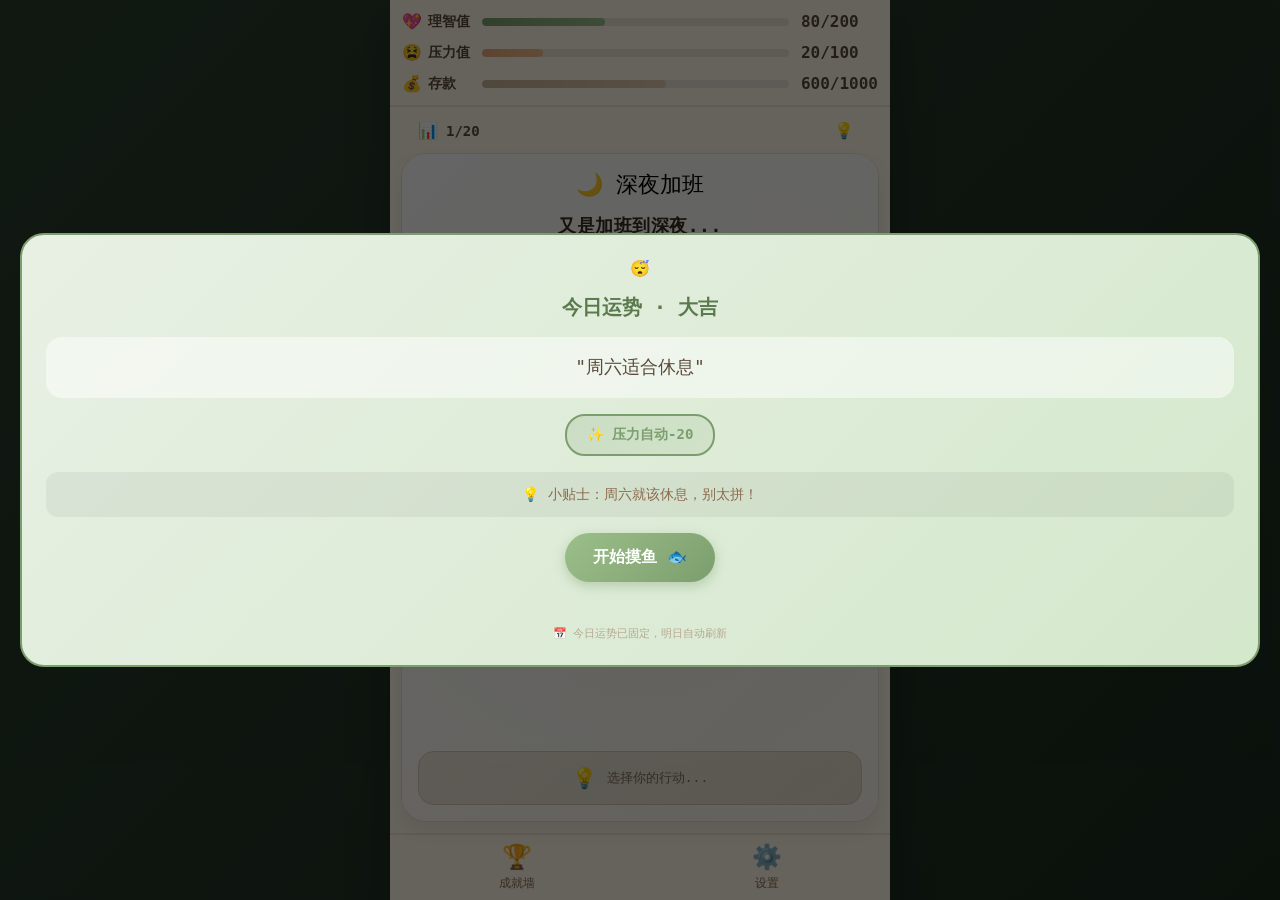
<file: index.html>
<!doctype html>
<html lang="zh-CN">
  <head>
    <meta charset="UTF-8" />
    <meta
      name="viewport"
      content="width=device-width, initial-scale=1.0, user-scalable=no, viewport-fit=cover"
    />
    <meta name="theme-color" content="#2c3e2f" />
    <meta name="apple-mobile-web-app-capable" content="yes" />
    <meta
      name="apple-mobile-web-app-status-bar-style"
      content="black-translucent"
    />
    <meta name="description" content="今天不想上班 - 测测你的职场人设" />
    <title>今天不想上班 - 测测你的职场人设</title>
    <!-- <title>模拟器</title> -->

    <!-- CSS样式 -->
    <link rel="stylesheet" href="css/main.css" />
    <link rel="stylesheet" href="css/components.css" />
    <link rel="stylesheet" href="css/animations.css" />

    <!-- PWA配置 -->
    <link rel="manifest" href="manifest.json" />

    <!-- 图标 -->
    <link
      rel="icon"
      type="image/svg+xml"
      href="data:image/svg+xml,<svg xmlns='http://www.w3.org/2000/svg' viewBox='0 0 100 100'><text y='.9em' font-size='90'>🐟</text></svg>"
    />
    <link
      rel="apple-touch-icon"
      href="data:image/svg+xml,<svg xmlns='http://www.w3.org/2000/svg' viewBox='0 0 100 100'><text y='.9em' font-size='90'>🐟</text></svg>"
    />
  </head>
  <body>
    <!-- 游戏主容器 -->
    <div class="game-container" id="gameContainer">
      <!-- 状态栏 -->
      <div class="stats-panel">
        <div class="stat-item">
          <div class="stat-label">
            <span class="stat-emoji">💖</span>
            <span>理智值</span>
          </div>
          <div class="stat-bar-bg">
            <div class="stat-bar-fill sanity-fill" id="sanityBar"></div>
          </div>
          <span class="stat-value" id="sanityValue">100</span>
        </div>
        <div class="stat-item">
          <div class="stat-label">
            <span class="stat-emoji">😫</span>
            <span>压力值</span>
          </div>
          <div class="stat-bar-bg">
            <div class="stat-bar-fill stress-fill" id="stressBar"></div>
          </div>
          <span class="stat-value" id="stressValue">0</span>
        </div>
        <div class="stat-item">
          <div class="stat-label">
            <span class="stat-emoji">💰</span>
            <span>存款</span>
          </div>
          <div class="stat-bar-bg">
            <div class="stat-bar-fill money-fill" id="moneyBar"></div>
          </div>
          <span class="stat-value" id="moneyValue">500</span>
        </div>
      </div>

      <!-- 轮数和运势提示栏 -->
      <div class="round-fortune-bar">
        <div class="round-display">
          <span class="round-icon">📊</span>
          <span class="round-text" id="roundText">0/20</span>
        </div>
        <div class="fortune-trigger" id="fortuneTrigger">
          <span class="fortune-icon">💡</span>
        </div>

        <!-- 运势小提示 -->
        <div
          class="fortune-tip-panel"
          id="fortuneEffectPanel"
          style="display: none"
        >
          <div class="fortune-tip-icon" id="fortuneTipIcon">💡</div>
          <div class="fortune-tip-content">
            <div class="fortune-tip-text" id="fortuneTipText"></div>
            <div class="fortune-tip-detail" id="fortuneTipDetail"></div>
          </div>
        </div>
      </div>

      <!-- 事件卡片 -->
      <div class="event-card">
        <div class="event-title">
          <div id="eventTitle">📢 今日事件</div>
          <div class="event-desc" id="eventDesc">加载中...</div>
        </div>

        <div class="options" id="optionsContainer"></div>
        <div class="feedback-area" id="feedbackArea">
          <span>💡</span>
          <span>点击选项，开始你的摸鱼人生</span>
        </div>
      </div>

      <!-- 底部导航 -->
      <div class="bottom-nav">
        <button class="nav-btn" id="achievementBtn">
          <span class="nav-emoji">🏆</span>
          <span>成就墙</span>
        </button>
        <button class="nav-btn" id="settingsBtn">
          <span class="nav-emoji">⚙️</span>
          <span>设置</span>
        </button>
      </div>
    </div>

    <!-- 今日运势弹窗 -->
    <div id="fortuneModal" class="modal">
      <div class="modal-body fortune-content" id="fortuneContent"></div>
    </div>

    <!-- 成就墙弹窗 -->
    <div id="achievementModal" class="modal">
      <div class="modal-content">
        <div class="modal-header">
          <span>🏆 成就墙</span>
          <button class="close-modal" id="closeAchievementBtn">✕</button>
        </div>
        <div class="modal-body" id="achievementContent"></div>
      </div>
    </div>

    <!-- 确认重开弹窗 -->
    <div id="confirmModal" class="modal">
      <div class="modal-content">
        <div class="modal-header">
          <span>⚠️ 确认重开</span>
          <!-- <button class="close-modal" id="closeConfirmBtn">✕</button> -->
        </div>
        <div class="modal-body confirm-content">
          <div class="confirm-icon">🔄</div>
          <div class="confirm-text">重新开始会丢失当前进度，确定要重开吗？</div>
          <div class="confirm-buttons">
            <button
              class="confirm-btn confirm-btn-cancel"
              id="confirmCancelBtn"
            >
              取消
            </button>
            <button class="confirm-btn confirm-btn-ok" id="confirmOkBtn">
              确定重开
            </button>
          </div>
        </div>
      </div>
    </div>

    <!-- 设置弹窗 -->
    <div id="settingsModal" class="modal">
      <div class="modal-content settings-modal-content">
        <div class="modal-header">
          <span>⚙️ 设置</span>
          <button class="close-modal" id="closeSettingsBtn">✕</button>
        </div>
        <div class="modal-body settings-content">
          <div class="settings-section">
            <div class="settings-section-title">─── 游戏操作 ───</div>
            <div class="settings-item">
              <div class="settings-item-info">
                <div class="settings-item-title">🔄 重新开始</div>
                <div class="settings-item-desc">重新开始会丢失当前进度</div>
              </div>
              <button class="settings-btn-reset" id="settingsResetBtn">
                重开
              </button>
            </div>
          </div>
          <div class="settings-section">
            <div class="settings-section-title">─── 偏好设置 ───</div>
            <div class="settings-item">
              <div class="settings-item-info">
                <div class="settings-item-title">🔊 音效</div>
                <div class="settings-item-desc">操作时播放音效</div>
              </div>
              <label class="settings-switch">
                <input type="checkbox" id="soundSwitch" />
                <span class="settings-slider"></span>
              </label>
            </div>
          </div>
        </div>
      </div>
    </div>

    <!-- 成就解锁提示 -->
    <div id="toastUnlock" class="toast-unlock">🎉 解锁新成就</div>

    <!-- 主程序入口 -->
    <script type="module" src="js/main.js"></script>
  </body>
</html>
</file>
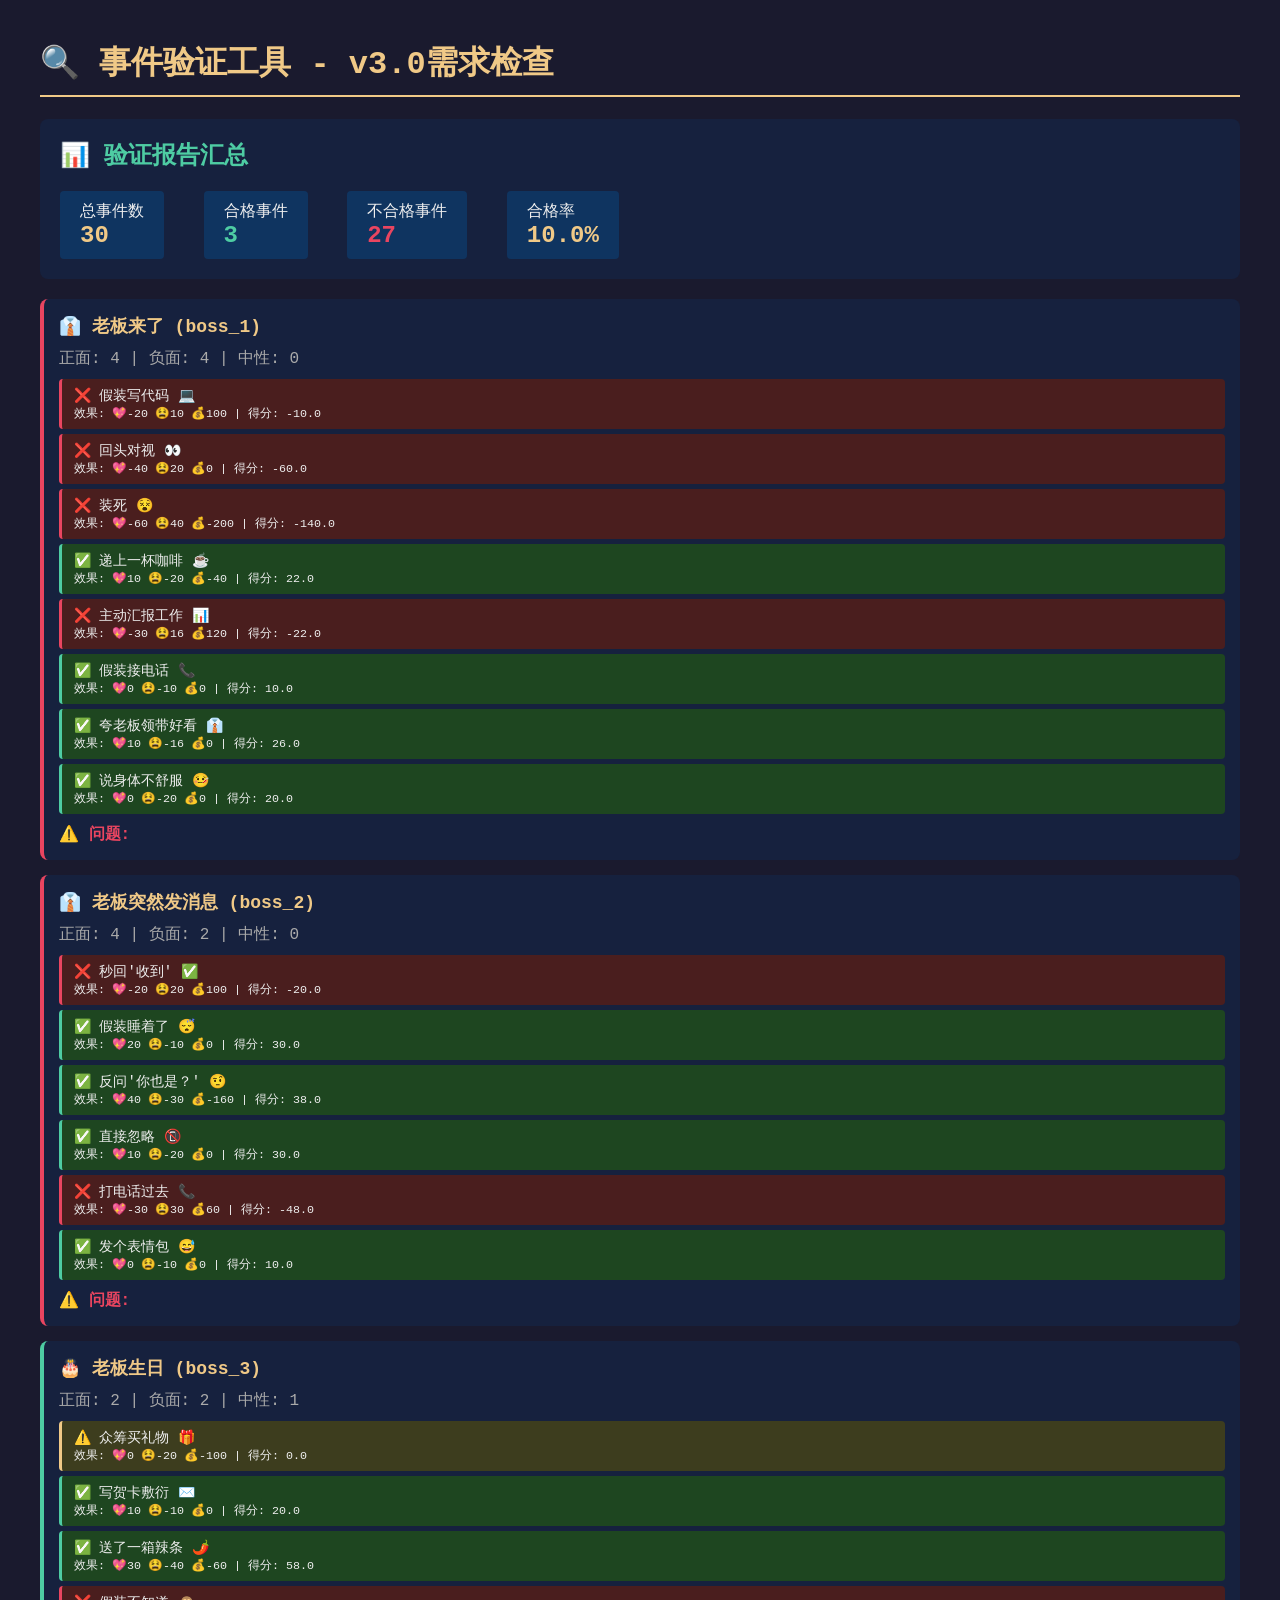
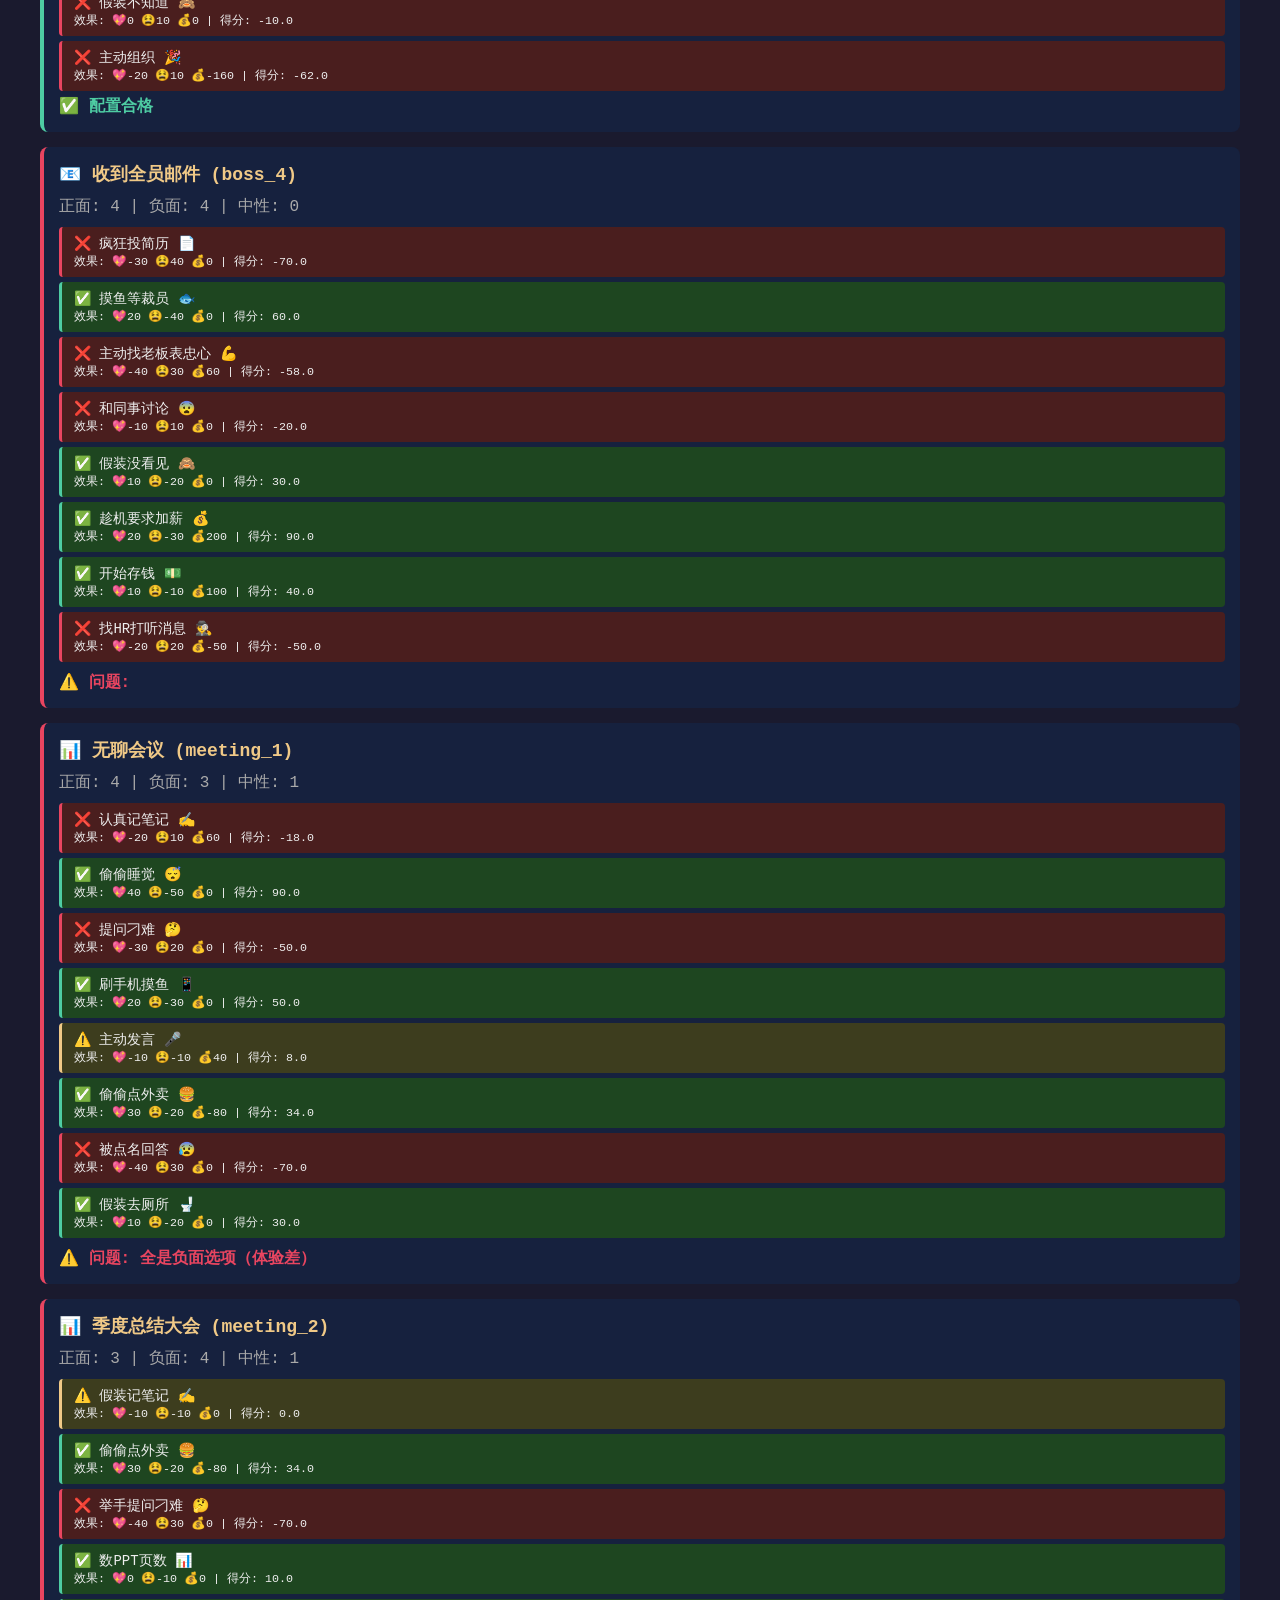
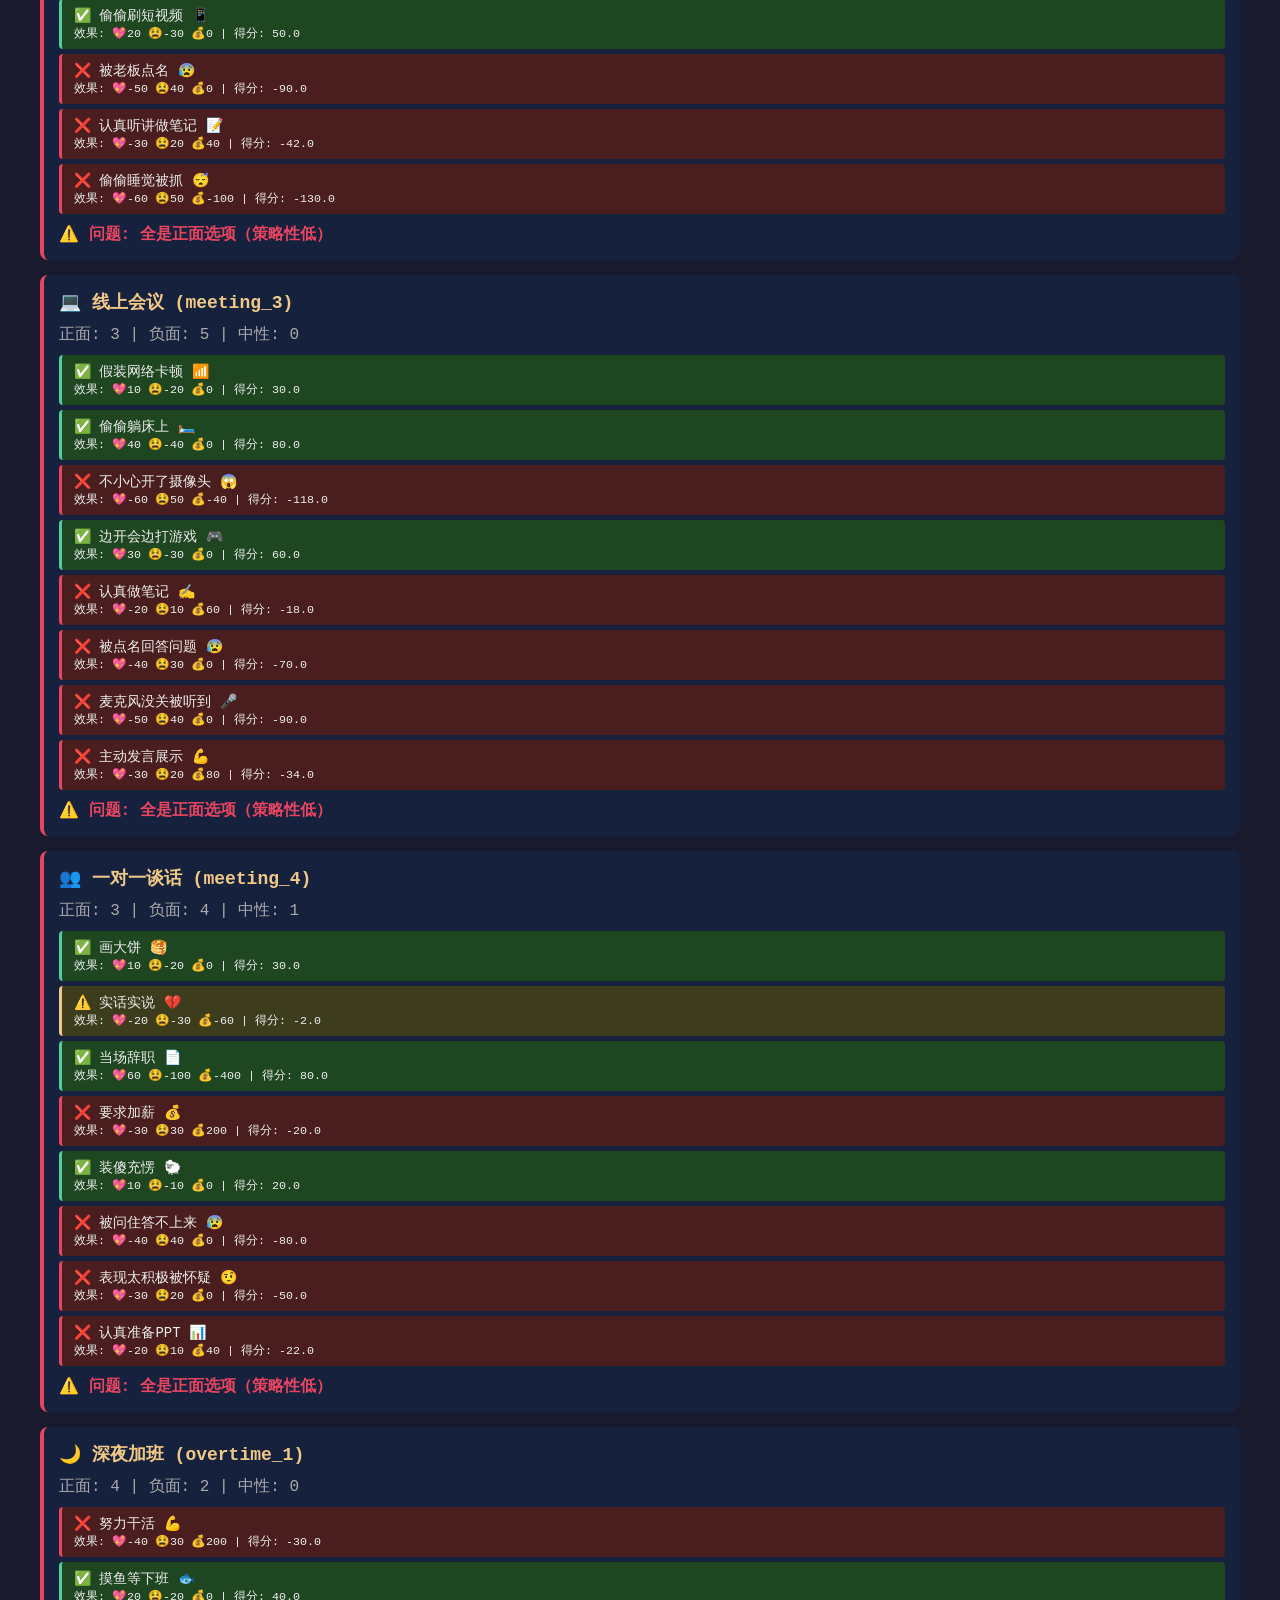
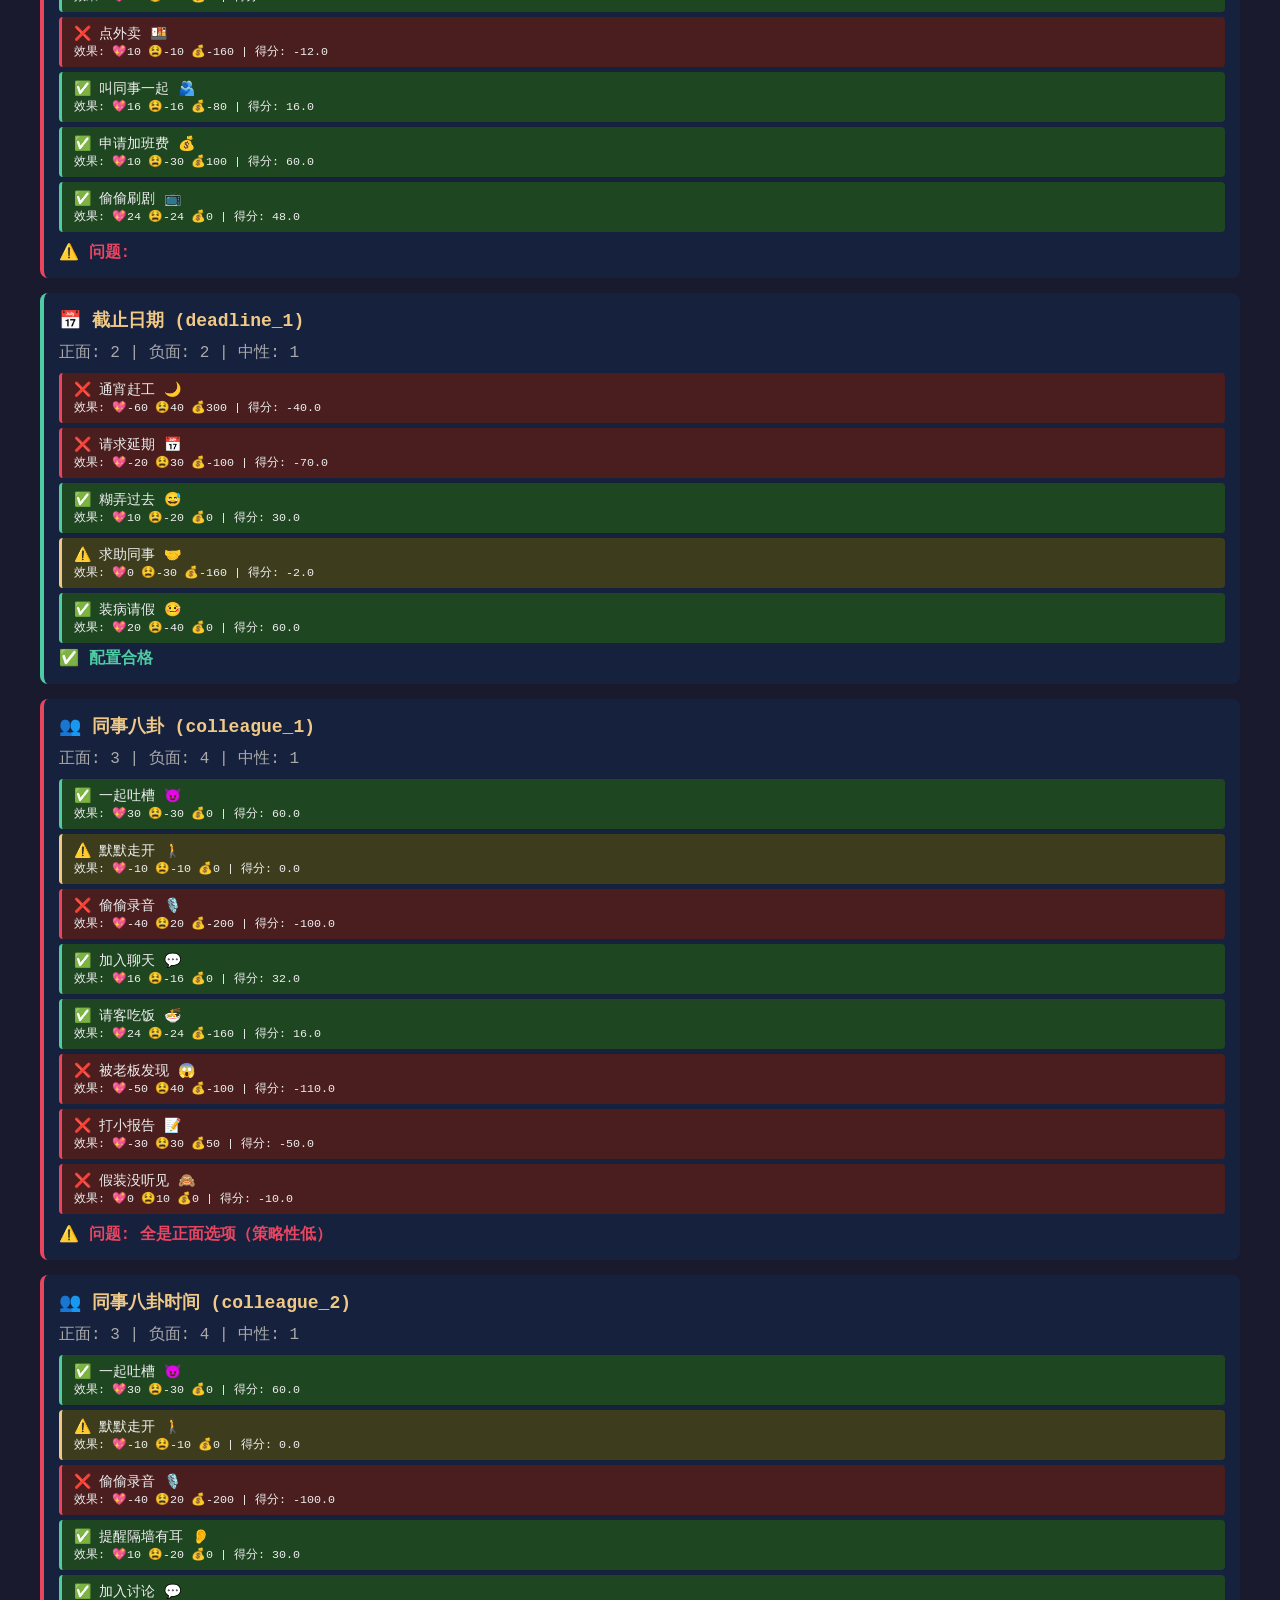
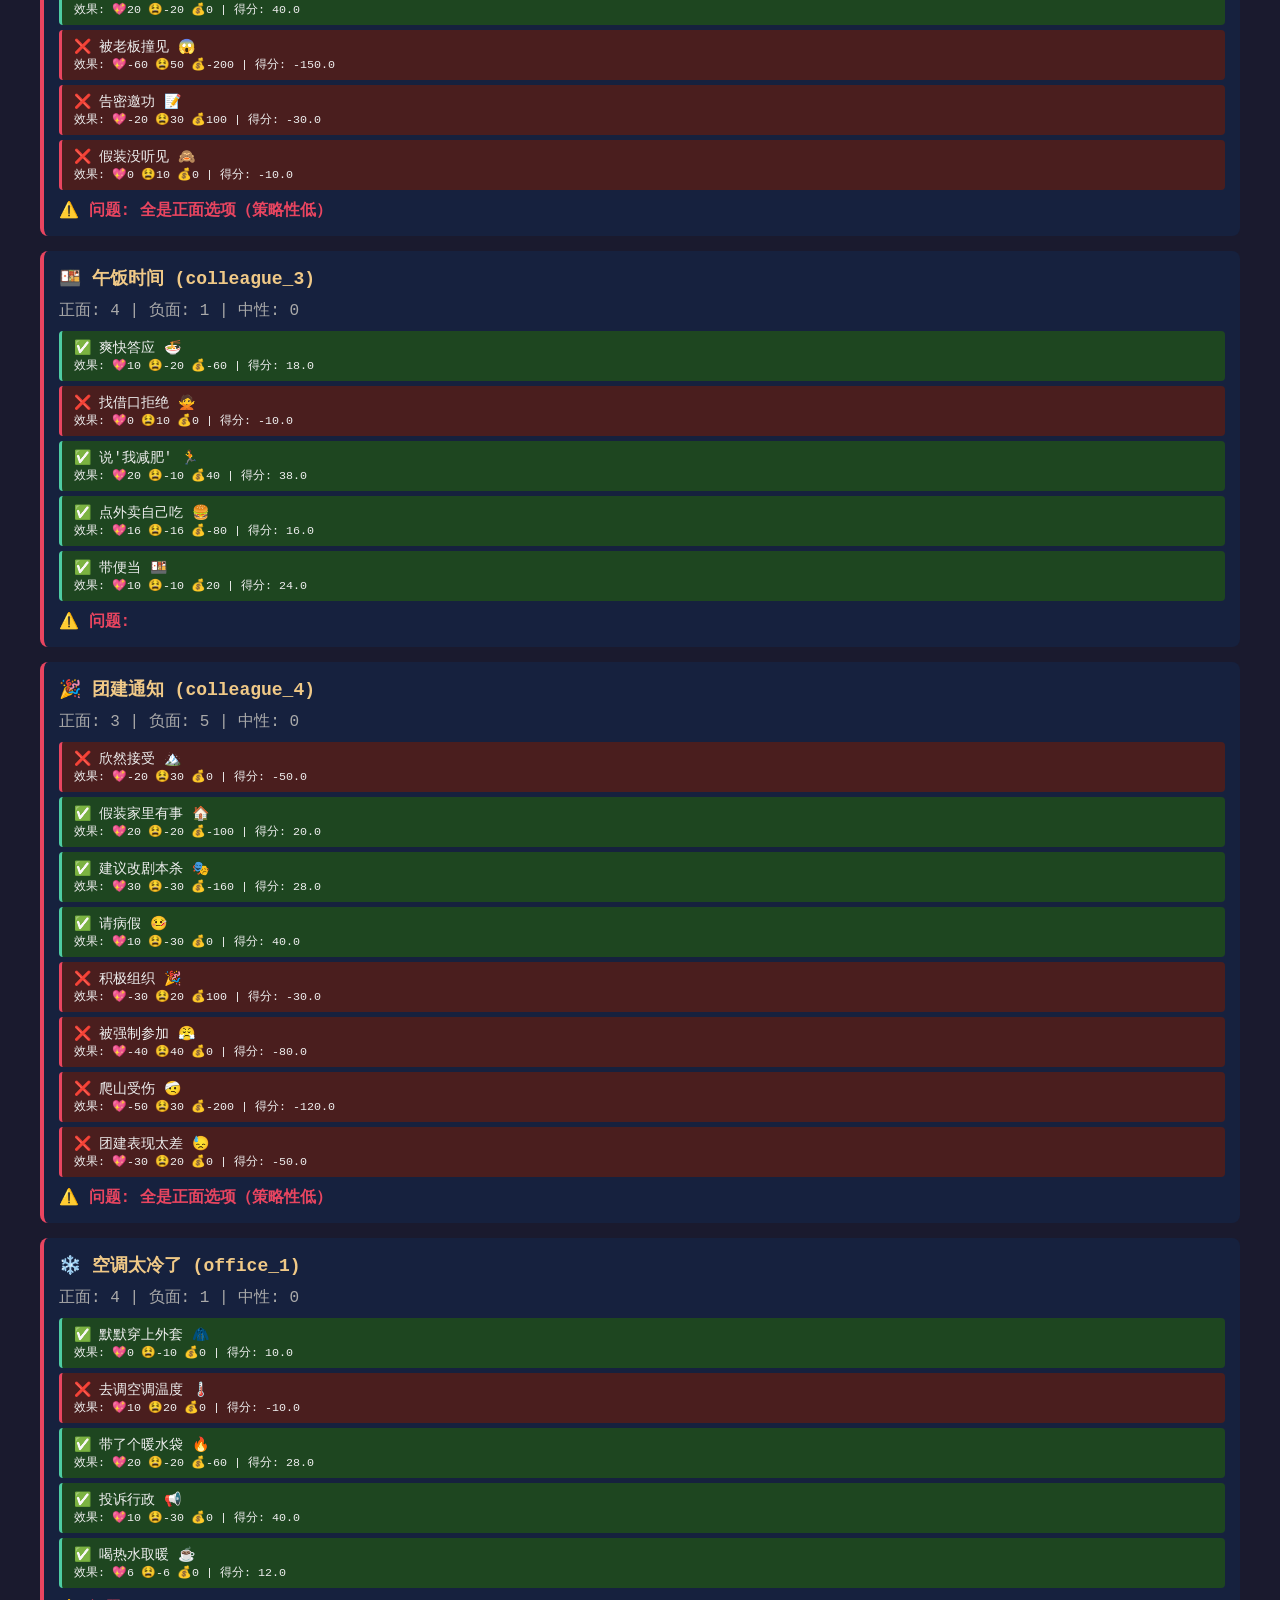
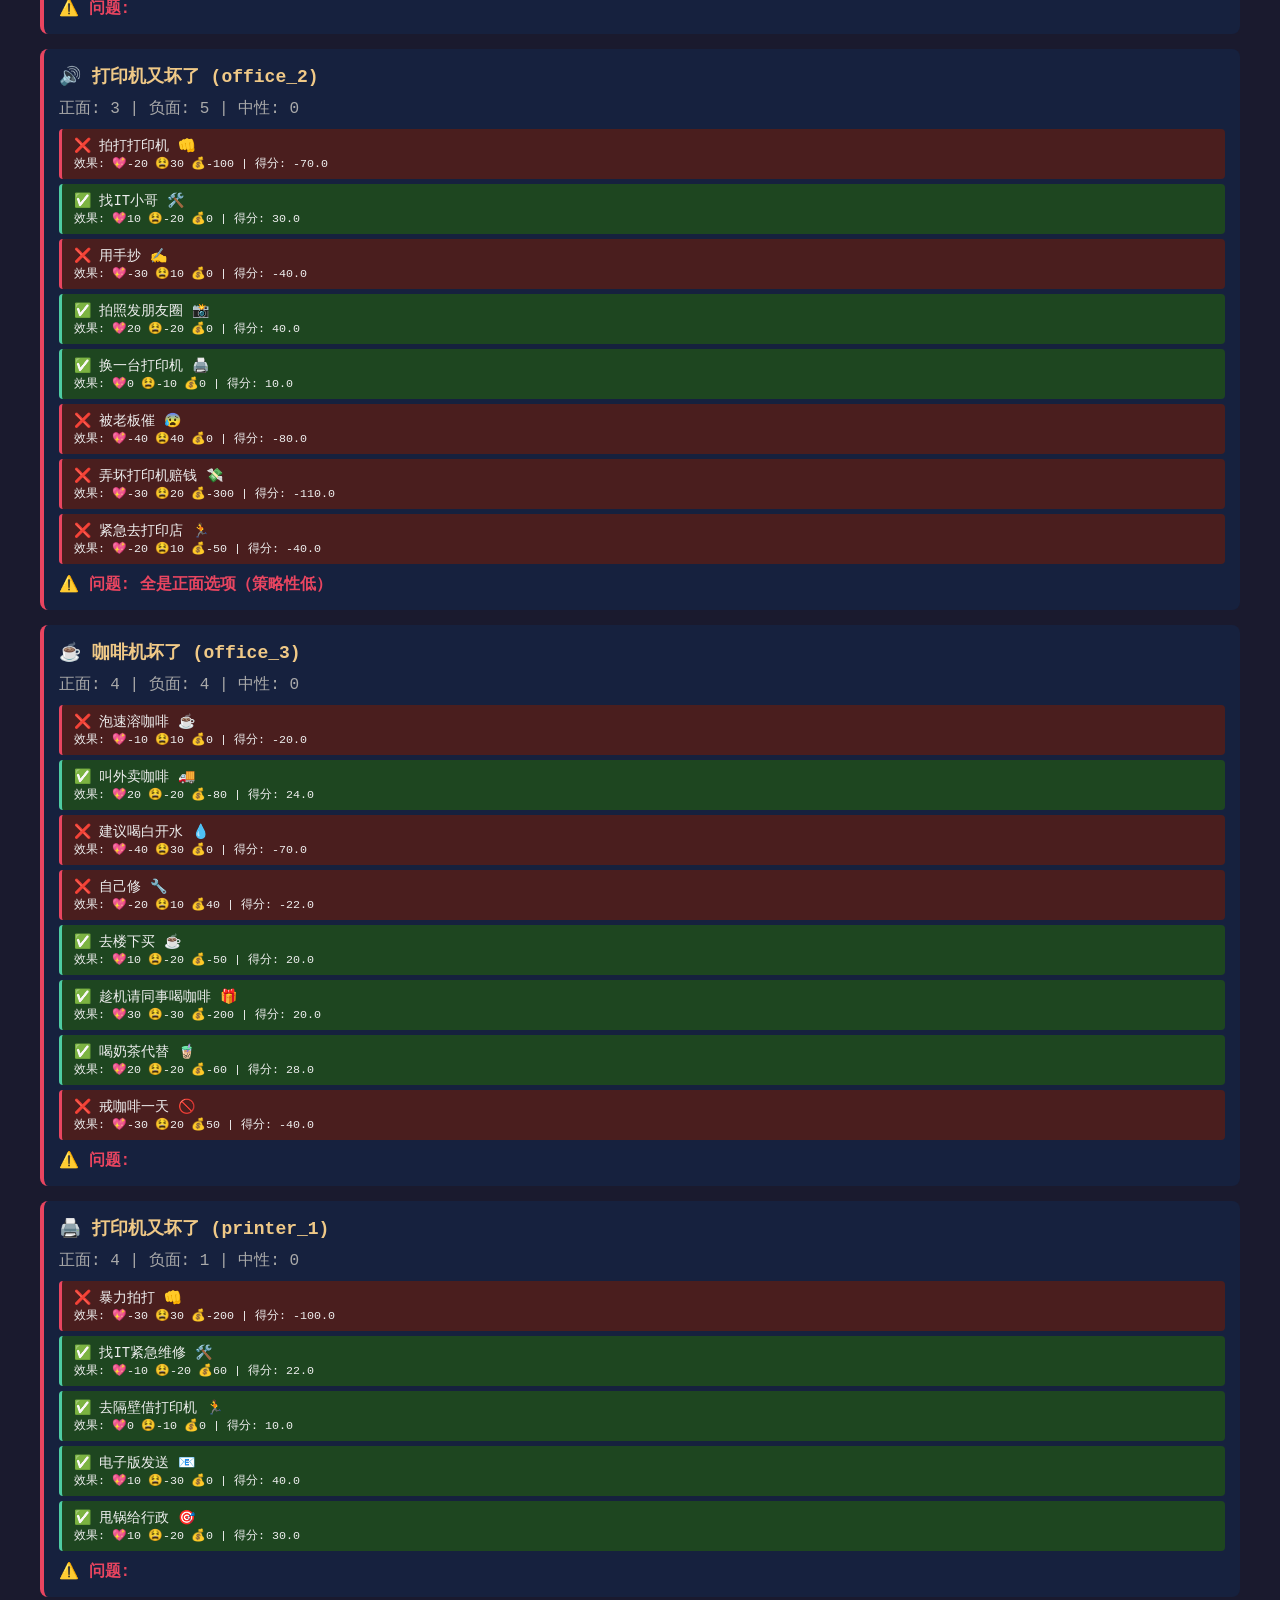
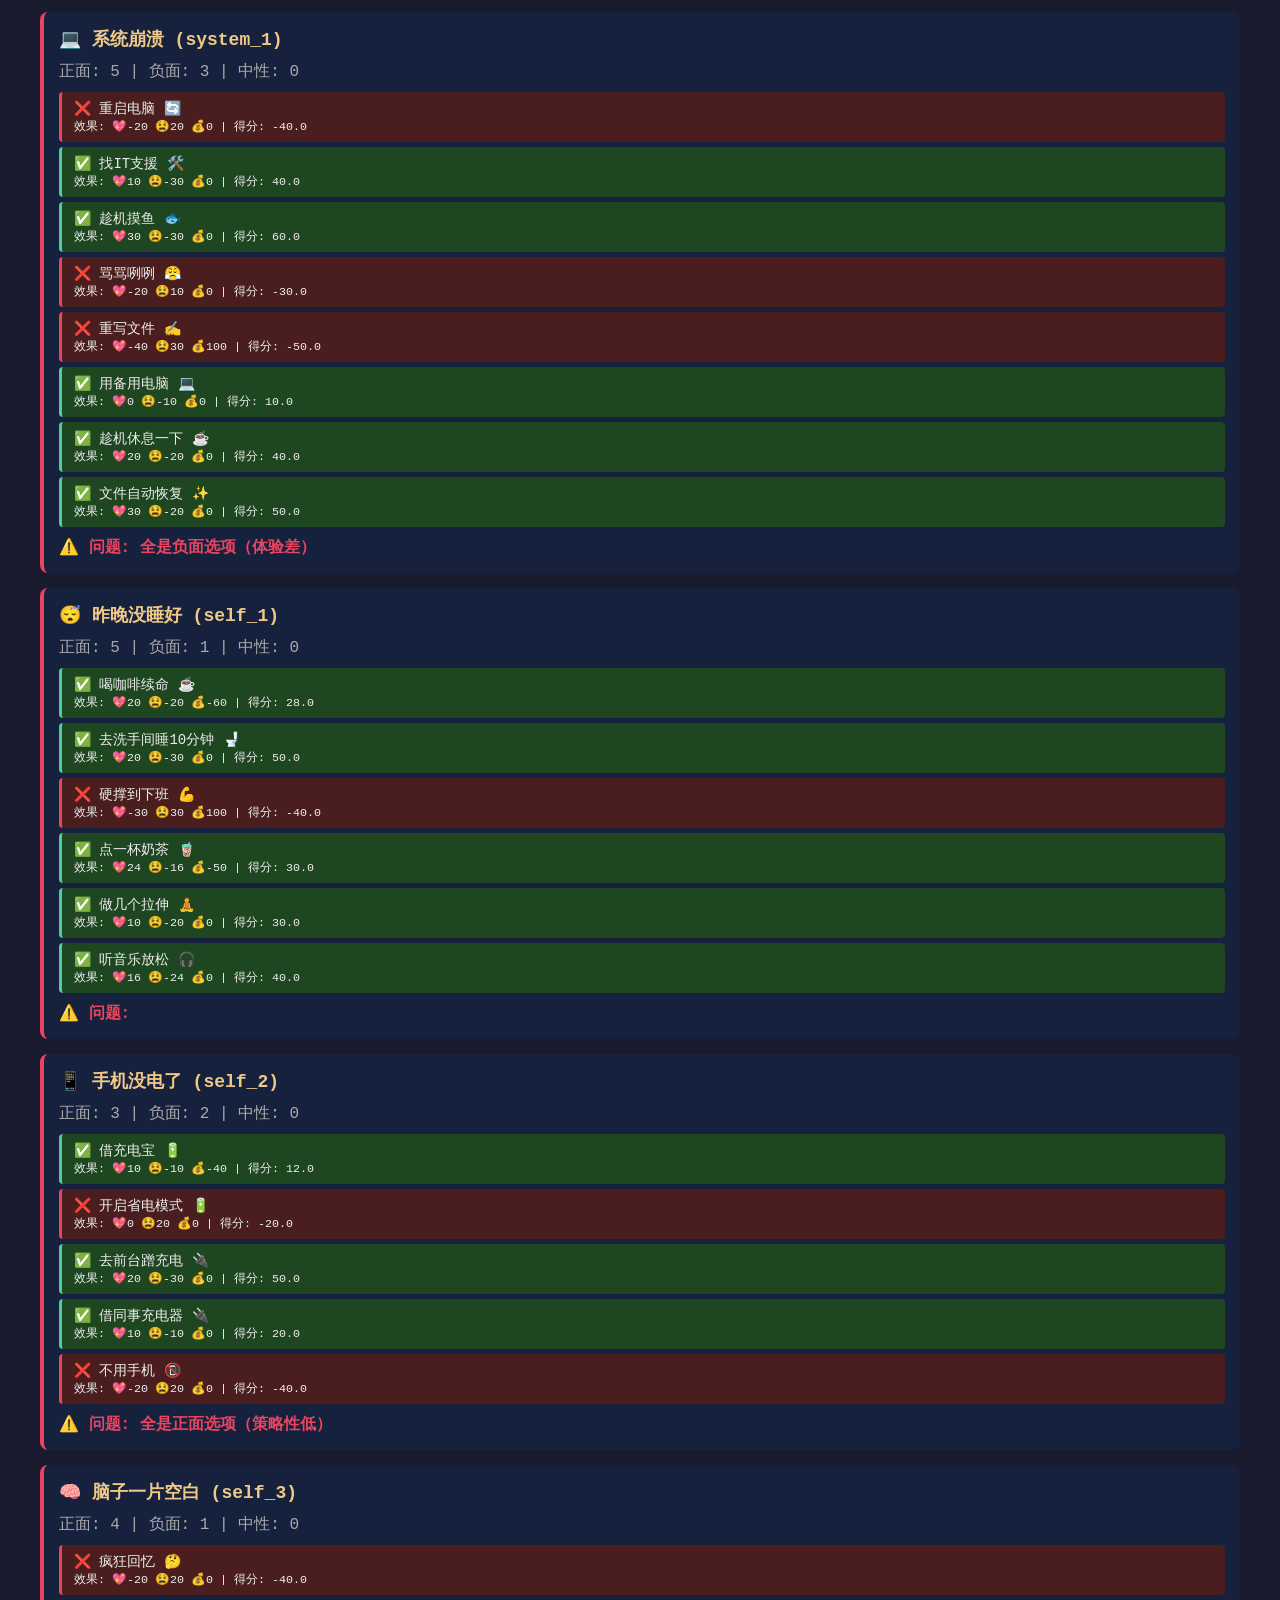
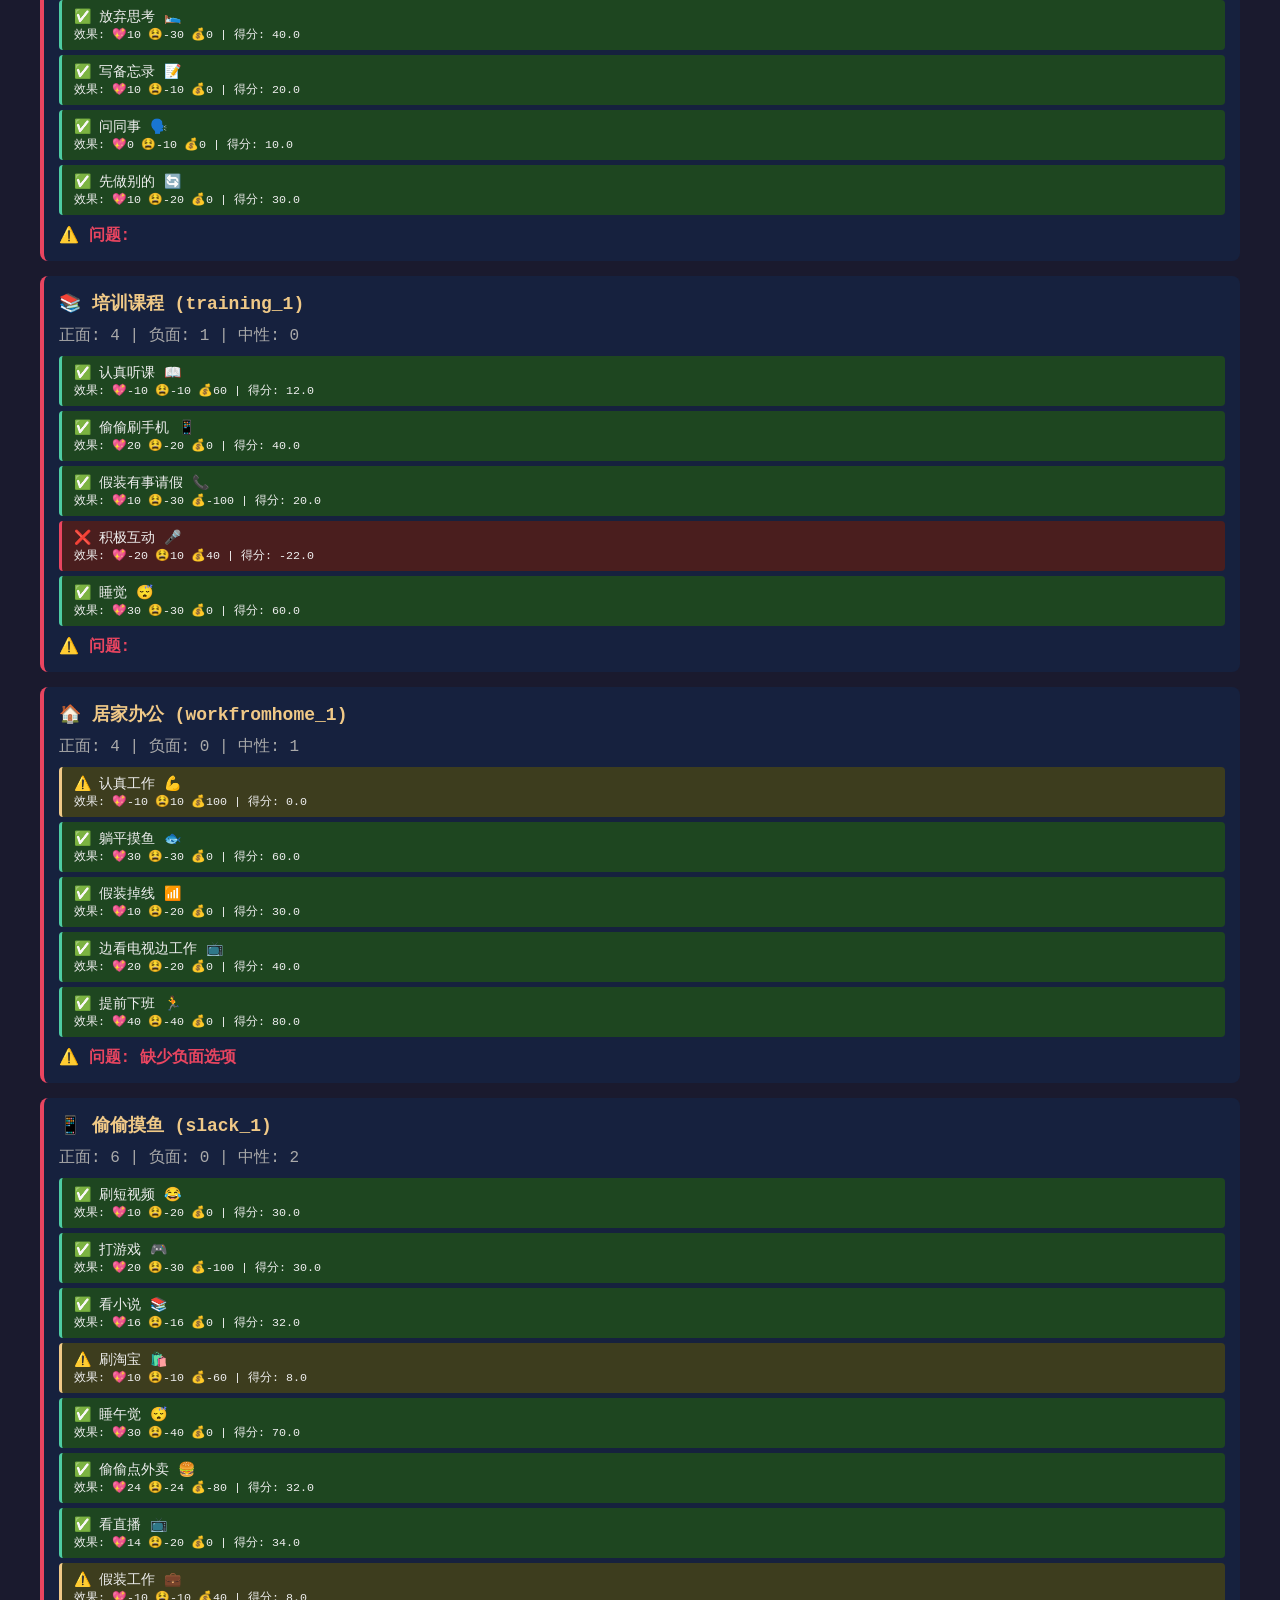
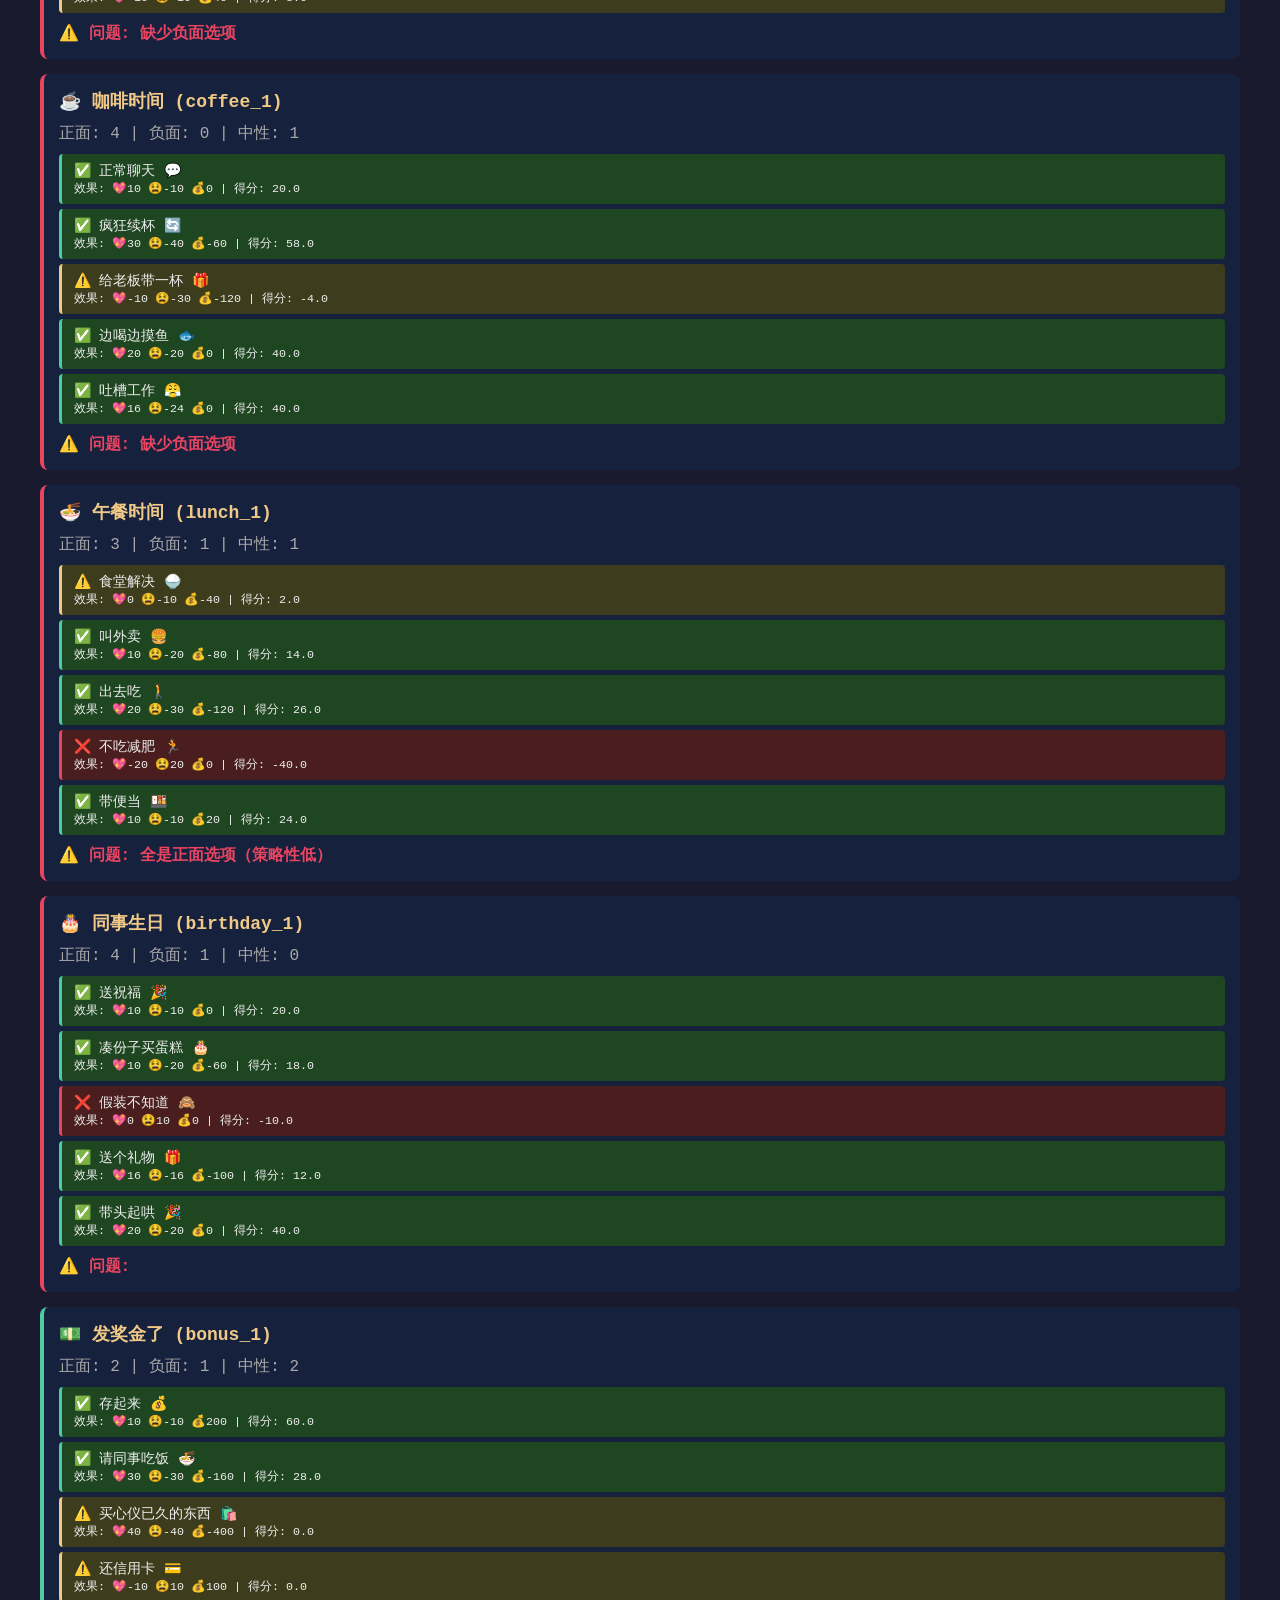
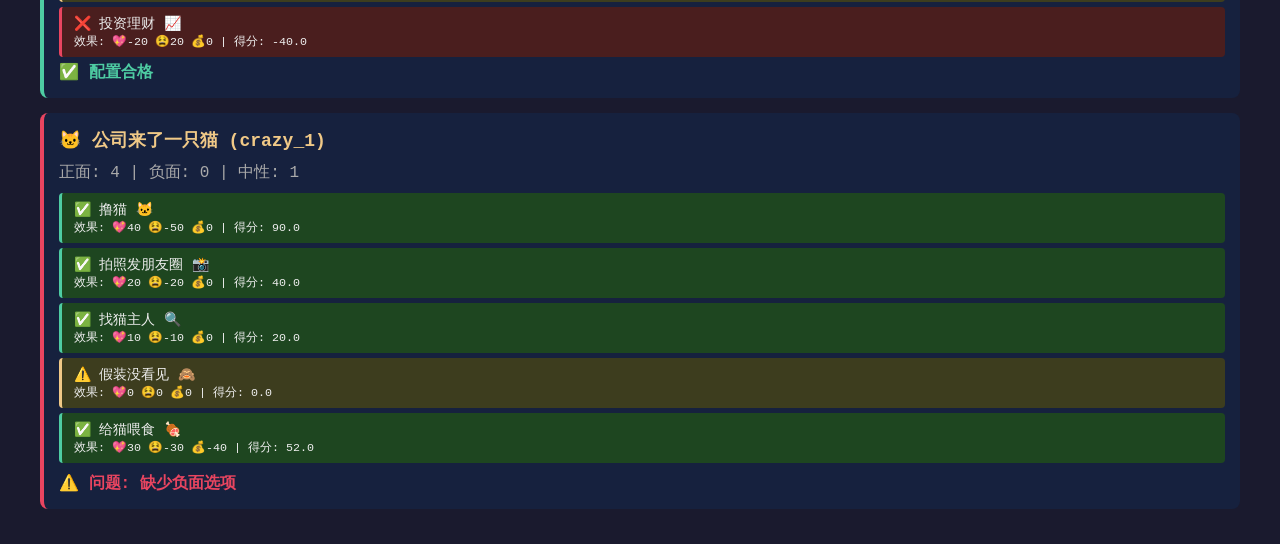
<file: validate-events.html>
<!DOCTYPE html>
<html lang="zh-CN">
<head>
    <meta charset="UTF-8">
    <meta name="viewport" content="width=device-width, initial-scale=1.0">
    <title>事件验证工具</title>
    <style>
        body {
            font-family: 'Courier New', monospace;
            background: #1a1a2e;
            color: #eee;
            padding: 20px;
            max-width: 1200px;
            margin: 0 auto;
        }
        h1 {
            color: #f0c987;
            border-bottom: 2px solid #f0c987;
            padding-bottom: 10px;
        }
        .summary {
            background: #16213e;
            padding: 20px;
            border-radius: 8px;
            margin-bottom: 20px;
        }
        .summary h2 {
            color: #4ecca3;
            margin-top: 0;
        }
        .stat {
            display: inline-block;
            margin-right: 30px;
            padding: 10px 20px;
            background: #0f3460;
            border-radius: 4px;
        }
        .stat-value {
            font-size: 24px;
            font-weight: bold;
            color: #f0c987;
        }
        .event-card {
            background: #16213e;
            padding: 15px;
            border-radius: 8px;
            margin-bottom: 15px;
            border-left: 4px solid #4ecca3;
        }
        .event-card.invalid {
            border-left-color: #e94560;
        }
        .event-title {
            font-size: 18px;
            font-weight: bold;
            color: #f0c987;
            margin-bottom: 10px;
        }
        .event-stats {
            margin-bottom: 10px;
            color: #aaa;
        }
        .option {
            padding: 8px 12px;
            margin: 5px 0;
            border-radius: 4px;
            font-size: 14px;
        }
        .option.positive {
            background: #1e4620;
            border-left: 3px solid #4ecca3;
        }
        .option.negative {
            background: #4a1e1e;
            border-left: 3px solid #e94560;
        }
        .option.neutral {
            background: #3d3d1e;
            border-left: 3px solid #f0c987;
        }
        .issues {
            color: #e94560;
            font-weight: bold;
            margin-top: 10px;
        }
        .valid-badge {
            color: #4ecca3;
            font-weight: bold;
        }
        #output {
            white-space: pre-wrap;
            font-size: 12px;
            line-height: 1.6;
        }
    </style>
</head>
<body>
    <h1>🔍 事件验证工具 - v3.0需求检查</h1>
    
    <div class="summary" id="summary">
        <h2>正在加载...</h2>
    </div>
    
    <div id="events"></div>
    
    <div id="output"></div>

    <script type="module">
        import { events } from './js/data/events-data.js';

        /**
         * 计算选项得分
         */
        function calculateOptionScore(option) {
            const sanity = option.effects.sanity || 0;
            const stress = option.effects.stress || 0;
            const money = option.effects.money || 0;
            return sanity + money / 5 - stress;
        }

        /**
         * 获取选项类型
         */
        function getOptionType(option) {
            const score = calculateOptionScore(option);
            if (score >= 10) return 'positive';
            if (score <= -10) return 'negative';
            return 'neutral';
        }

        /**
         * 验证单个事件
         */
        function validateEvent(event) {
            const optionTypes = event.optionPool.map(opt => ({
                text: opt.text,
                type: getOptionType(opt),
                score: calculateOptionScore(opt),
                effects: opt.effects
            }));
            
            const types = optionTypes.map(o => o.type);
            const hasPositive = types.includes('positive');
            const hasNegative = types.includes('negative');
            const positiveCount = types.filter(t => t === 'positive').length;
            const negativeCount = types.filter(t => t === 'negative').length;
            const neutralCount = types.filter(t => t === 'neutral').length;
            
            const issues = [];
            if (!hasPositive) issues.push('缺少正面选项');
            if (!hasNegative) issues.push('缺少负面选项');
            if (positiveCount === 3) issues.push('全是正面选项（策略性低）');
            if (negativeCount === 3) issues.push('全是负面选项（体验差）');
            
            return {
                id: event.id,
                title: event.title,
                isValid: hasPositive && hasNegative && positiveCount < 3 && negativeCount < 3,
                issues,
                stats: {
                    positive: positiveCount,
                    negative: negativeCount,
                    neutral: neutralCount
                },
                options: optionTypes
            };
        }

        /**
         * 渲染验证结果
         */
        function renderResults() {
            const results = events.map(validateEvent);
            const validEvents = results.filter(r => r.isValid);
            const invalidEvents = results.filter(r => !r.isValid);
            
            // 渲染汇总
            const summaryHtml = `
                <h2>📊 验证报告汇总</h2>
                <div class="stat">
                    <div>总事件数</div>
                    <div class="stat-value">${results.length}</div>
                </div>
                <div class="stat">
                    <div>合格事件</div>
                    <div class="stat-value" style="color: #4ecca3">${validEvents.length}</div>
                </div>
                <div class="stat">
                    <div>不合格事件</div>
                    <div class="stat-value" style="color: #e94560">${invalidEvents.length}</div>
                </div>
                <div class="stat">
                    <div>合格率</div>
                    <div class="stat-value">${(validEvents.length / results.length * 100).toFixed(1)}%</div>
                </div>
            `;
            document.getElementById('summary').innerHTML = summaryHtml;
            
            // 渲染事件列表
            const eventsHtml = results.map(result => {
                const optionsHtml = result.options.map(opt => {
                    const typeIcon = opt.type === 'positive' ? '✅' : opt.type === 'negative' ? '❌' : '⚠️';
                    return `
                        <div class="option ${opt.type}">
                            ${typeIcon} ${opt.text}<br>
                            <small>效果: 💖${opt.effects.sanity || 0} 😫${opt.effects.stress || 0} 💰${opt.effects.money || 0} | 得分: ${opt.score.toFixed(1)}</small>
                        </div>
                    `;
                }).join('');
                
                const statusHtml = result.isValid 
                    ? '<span class="valid-badge">✅ 配置合格</span>'
                    : `<div class="issues">⚠️ 问题: ${result.issues.join(', ')}</div>`;
                
                return `
                    <div class="event-card ${result.isValid ? '' : 'invalid'}">
                        <div class="event-title">${result.title} (${result.id})</div>
                        <div class="event-stats">
                            正面: ${result.stats.positive} | 负面: ${result.stats.negative} | 中性: ${result.stats.neutral}
                        </div>
                        ${optionsHtml}
                        ${statusHtml}
                    </div>
                `;
            }).join('');
            
            document.getElementById('events').innerHTML = eventsHtml;
            
            // 控制台输出
            console.log('🔍 事件验证结果:');
            console.log(`总事件数: ${results.length}`);
            console.log(`合格事件: ${validEvents.length}`);
            console.log(`不合格事件: ${invalidEvents.length}`);
            if (invalidEvents.length > 0) {
                console.log('\n❌ 不合格事件列表:');
                invalidEvents.forEach(event => {
                    console.log(`  - ${event.title} (${event.id}): ${event.issues.join(', ')}`);
                });
            }
        }

        // 执行验证
        renderResults();
    </script>
</body>
</html>
</file>
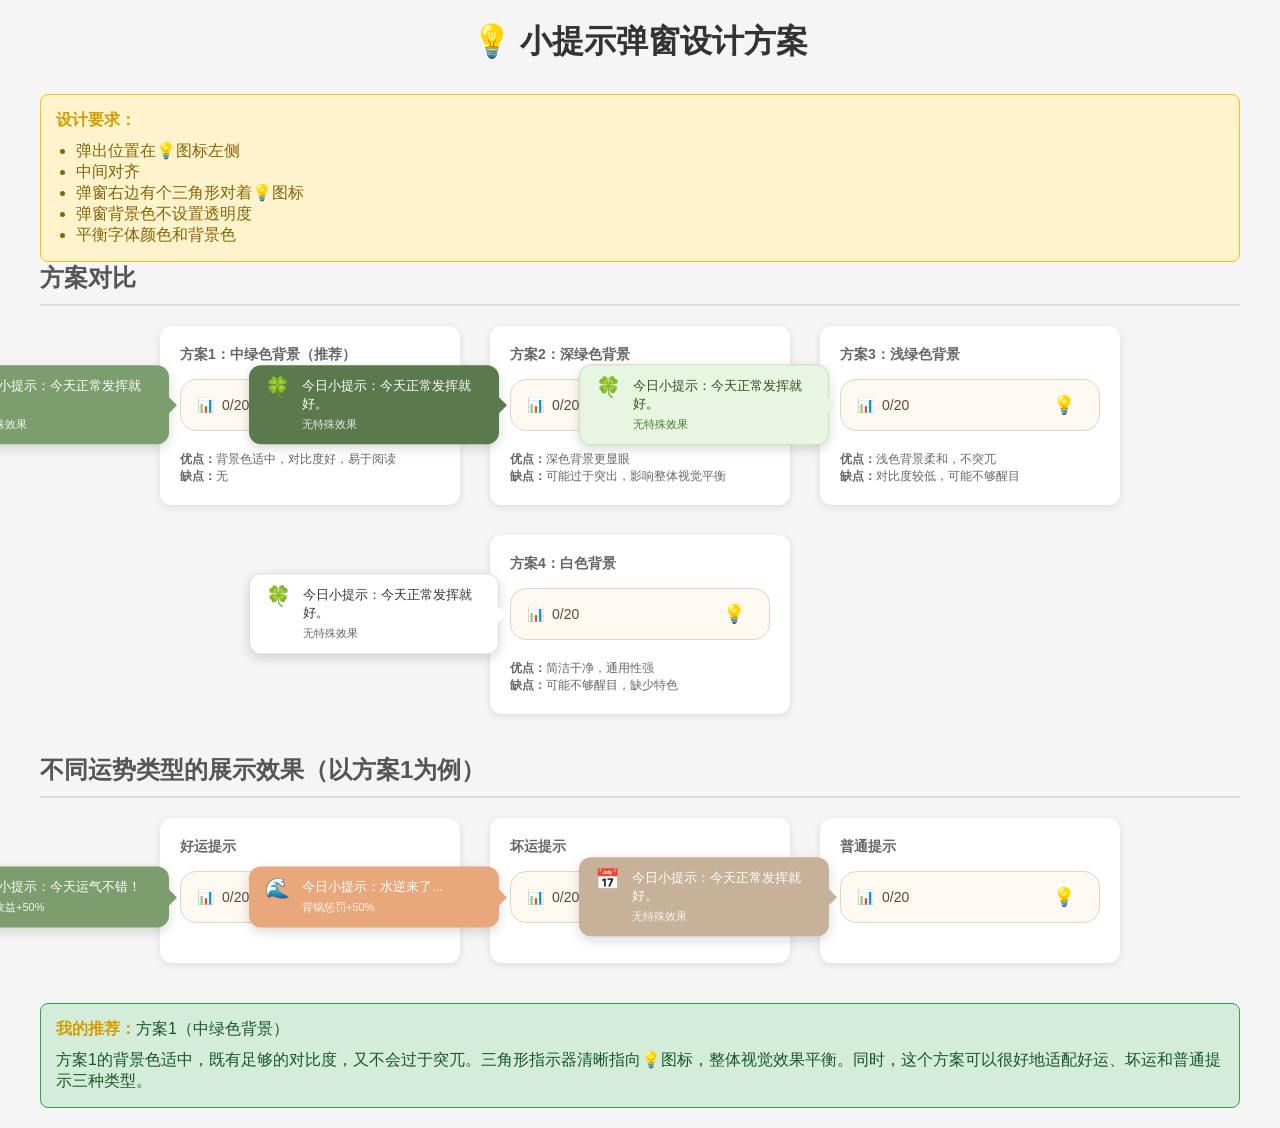
<file: visual-companion.html>
<!DOCTYPE html>
<html lang="zh-CN">
<head>
    <meta charset="UTF-8">
    <meta name="viewport" content="width=device-width, initial-scale=1.0">
    <title>小提示弹窗设计方案</title>
    <style>
        * {
            margin: 0;
            padding: 0;
            box-sizing: border-box;
        }

        body {
            font-family: -apple-system, BlinkMacSystemFont, "Segoe UI", Roboto, "Helvetica Neue", Arial, sans-serif;
            background: #f5f5f5;
            padding: 20px;
        }

        .container {
            max-width: 1200px;
            margin: 0 auto;
        }

        h1 {
            text-align: center;
            margin-bottom: 30px;
            color: #333;
        }

        .design-section {
            margin-bottom: 40px;
        }

        .design-section h2 {
            margin-bottom: 20px;
            color: #555;
            border-bottom: 2px solid #ddd;
            padding-bottom: 10px;
        }

        .demo-container {
            display: flex;
            gap: 30px;
            flex-wrap: wrap;
            justify-content: center;
        }

        .demo-item {
            background: white;
            padding: 20px;
            border-radius: 12px;
            box-shadow: 0 2px 8px rgba(0, 0, 0, 0.1);
            min-width: 300px;
        }

        .demo-item h3 {
            margin-bottom: 15px;
            color: #666;
            font-size: 14px;
        }

        /* 模拟轮数和运势提示栏 */
        .round-fortune-bar-demo {
            display: flex;
            justify-content: space-between;
            align-items: center;
            background: #fef9f0;
            padding: 10px 16px;
            border-radius: 16px;
            border: 1px solid #e0d5c8;
            position: relative;
            margin-bottom: 20px;
        }

        .round-display-demo {
            display: flex;
            align-items: center;
            gap: 8px;
            font-size: 14px;
            color: #5a4a3a;
            font-weight: 500;
        }

        .fortune-trigger-demo {
            cursor: pointer;
            padding: 4px 8px;
            border-radius: 8px;
            font-size: 18px;
        }

        /* 方案1：左侧弹出，三角形在右侧 */
        .design-1 .fortune-tip-panel {
            position: absolute;
            top: 50%;
            right: calc(100% + 12px);
            transform: translateY(-50%);
            display: flex;
            flex-direction: row;
            align-items: flex-start;
            gap: 12px;
            padding: 12px 16px;
            border-radius: 12px;
            font-size: 13px;
            box-shadow: 0 4px 12px rgba(0, 0, 0, 0.15);
            background: #7c9e6e;
            color: white;
            min-width: 250px;
        }

        .design-1 .fortune-tip-panel::after {
            content: '';
            position: absolute;
            right: -8px;
            top: 50%;
            transform: translateY(-50%);
            width: 0;
            height: 0;
            border-left: 8px solid #7c9e6e;
            border-top: 8px solid transparent;
            border-bottom: 8px solid transparent;
        }

        .design-1 .fortune-tip-text {
            color: white;
            font-weight: 500;
        }

        .design-1 .fortune-tip-detail {
            color: rgba(255, 255, 255, 0.9);
            font-size: 11px;
            margin-top: 4px;
        }

        /* 方案2：左侧弹出，三角形在右侧（深色背景） */
        .design-2 .fortune-tip-panel {
            position: absolute;
            top: 50%;
            right: calc(100% + 12px);
            transform: translateY(-50%);
            display: flex;
            flex-direction: row;
            align-items: flex-start;
            gap: 12px;
            padding: 12px 16px;
            border-radius: 12px;
            font-size: 13px;
            box-shadow: 0 4px 12px rgba(0, 0, 0, 0.15);
            background: #5a7a4e;
            color: white;
            min-width: 250px;
        }

        .design-2 .fortune-tip-panel::after {
            content: '';
            position: absolute;
            right: -8px;
            top: 50%;
            transform: translateY(-50%);
            width: 0;
            height: 0;
            border-left: 8px solid #5a7a4e;
            border-top: 8px solid transparent;
            border-bottom: 8px solid transparent;
        }

        .design-2 .fortune-tip-text {
            color: white;
            font-weight: 500;
        }

        .design-2 .fortune-tip-detail {
            color: rgba(255, 255, 255, 0.85);
            font-size: 11px;
            margin-top: 4px;
        }

        /* 方案3：左侧弹出，三角形在右侧（浅色背景） */
        .design-3 .fortune-tip-panel {
            position: absolute;
            top: 50%;
            right: calc(100% + 12px);
            transform: translateY(-50%);
            display: flex;
            flex-direction: row;
            align-items: flex-start;
            gap: 12px;
            padding: 12px 16px;
            border-radius: 12px;
            font-size: 13px;
            box-shadow: 0 4px 12px rgba(0, 0, 0, 0.15);
            background: #e8f5e1;
            color: #2d5016;
            min-width: 250px;
            border: 1px solid #c5e1b5;
        }

        .design-3 .fortune-tip-panel::after {
            content: '';
            position: absolute;
            right: -8px;
            top: 50%;
            transform: translateY(-50%);
            width: 0;
            height: 0;
            border-left: 8px solid #e8f5e1;
            border-top: 8px solid transparent;
            border-bottom: 8px solid transparent;
        }

        .design-3 .fortune-tip-text {
            color: #2d5016;
            font-weight: 500;
        }

        .design-3 .fortune-tip-detail {
            color: #4a7c31;
            font-size: 11px;
            margin-top: 4px;
        }

        /* 方案4：左侧弹出，三角形在右侧（中性色背景） */
        .design-4 .fortune-tip-panel {
            position: absolute;
            top: 50%;
            right: calc(100% + 12px);
            transform: translateY(-50%);
            display: flex;
            flex-direction: row;
            align-items: flex-start;
            gap: 12px;
            padding: 12px 16px;
            border-radius: 12px;
            font-size: 13px;
            box-shadow: 0 4px 12px rgba(0, 0, 0, 0.15);
            background: #fff;
            color: #333;
            min-width: 250px;
            border: 1px solid #ddd;
        }

        .design-4 .fortune-tip-panel::after {
            content: '';
            position: absolute;
            right: -8px;
            top: 50%;
            transform: translateY(-50%);
            width: 0;
            height: 0;
            border-left: 8px solid #fff;
            border-top: 8px solid transparent;
            border-bottom: 8px solid transparent;
        }

        .design-4 .fortune-tip-text {
            color: #333;
            font-weight: 500;
        }

        .design-4 .fortune-tip-detail {
            color: #666;
            font-size: 11px;
            margin-top: 4px;
        }

        /* 坏运提示样式 */
        .fortune-tip-bad-demo {
            background: #e8a87c !important;
            color: white !important;
        }

        .fortune-tip-bad-demo::after {
            border-left-color: #e8a87c !important;
        }

        .fortune-tip-bad-demo .fortune-tip-text {
            color: white !important;
        }

        .fortune-tip-bad-demo .fortune-tip-detail {
            color: rgba(255, 255, 255, 0.85) !important;
        }

        /* 普通提示样式 */
        .fortune-tip-neutral-demo {
            background: #c7b198 !important;
            color: white !important;
        }

        .fortune-tip-neutral-demo::after {
            border-left-color: #c7b198 !important;
        }

        .fortune-tip-neutral-demo .fortune-tip-text {
            color: white !important;
        }

        .fortune-tip-neutral-demo .fortune-tip-detail {
            color: rgba(255, 255, 255, 0.85) !important;
        }

        .fortune-tip-icon {
            font-size: 20px;
            flex-shrink: 0;
            line-height: 1;
        }

        .fortune-tip-content {
            flex: 1;
            min-width: 0;
        }

        .fortune-tip-text {
            line-height: 1.4;
        }

        .fortune-tip-detail {
            margin-top: 4px;
        }

        .note {
            background: #fff3cd;
            border: 1px solid #ffc107;
            padding: 15px;
            border-radius: 8px;
            margin-top: 20px;
            color: #856404;
        }

        .note strong {
            color: #d39e00;
        }
    </style>
</head>
<body>
    <div class="container">
        <h1>💡 小提示弹窗设计方案</h1>

        <div class="note">
            <strong>设计要求：</strong>
            <ul style="margin-top: 10px; margin-left: 20px;">
                <li>弹出位置在💡图标左侧</li>
                <li>中间对齐</li>
                <li>弹窗右边有个三角形对着💡图标</li>
                <li>弹窗背景色不设置透明度</li>
                <li>平衡字体颜色和背景色</li>
            </ul>
        </div>

        <div class="design-section">
            <h2>方案对比</h2>
            <div class="demo-container">
                <div class="demo-item">
                    <h3>方案1：中绿色背景（推荐）</h3>
                    <div class="round-fortune-bar-demo design-1">
                        <div class="round-display-demo">
                            <span>📊</span>
                            <span>0/20</span>
                        </div>
                        <div class="fortune-trigger-demo">💡</div>
                        <div class="fortune-tip-panel">
                            <div class="fortune-tip-icon">🍀</div>
                            <div class="fortune-tip-content">
                                <div class="fortune-tip-text">今日小提示：今天正常发挥就好。</div>
                                <div class="fortune-tip-detail">无特殊效果</div>
                            </div>
                        </div>
                    </div>
                    <p style="font-size: 12px; color: #666; margin-top: 10px;">
                        <strong>优点：</strong>背景色适中，对比度好，易于阅读<br>
                        <strong>缺点：</strong>无
                    </p>
                </div>

                <div class="demo-item">
                    <h3>方案2：深绿色背景</h3>
                    <div class="round-fortune-bar-demo design-2">
                        <div class="round-display-demo">
                            <span>📊</span>
                            <span>0/20</span>
                        </div>
                        <div class="fortune-trigger-demo">💡</div>
                        <div class="fortune-tip-panel">
                            <div class="fortune-tip-icon">🍀</div>
                            <div class="fortune-tip-content">
                                <div class="fortune-tip-text">今日小提示：今天正常发挥就好。</div>
                                <div class="fortune-tip-detail">无特殊效果</div>
                            </div>
                        </div>
                    </div>
                    <p style="font-size: 12px; color: #666; margin-top: 10px;">
                        <strong>优点：</strong>深色背景更显眼<br>
                        <strong>缺点：</strong>可能过于突出，影响整体视觉平衡
                    </p>
                </div>

                <div class="demo-item">
                    <h3>方案3：浅绿色背景</h3>
                    <div class="round-fortune-bar-demo design-3">
                        <div class="round-display-demo">
                            <span>📊</span>
                            <span>0/20</span>
                        </div>
                        <div class="fortune-trigger-demo">💡</div>
                        <div class="fortune-tip-panel">
                            <div class="fortune-tip-icon">🍀</div>
                            <div class="fortune-tip-content">
                                <div class="fortune-tip-text">今日小提示：今天正常发挥就好。</div>
                                <div class="fortune-tip-detail">无特殊效果</div>
                            </div>
                        </div>
                    </div>
                    <p style="font-size: 12px; color: #666; margin-top: 10px;">
                        <strong>优点：</strong>浅色背景柔和，不突兀<br>
                        <strong>缺点：</strong>对比度较低，可能不够醒目
                    </p>
                </div>

                <div class="demo-item">
                    <h3>方案4：白色背景</h3>
                    <div class="round-fortune-bar-demo design-4">
                        <div class="round-display-demo">
                            <span>📊</span>
                            <span>0/20</span>
                        </div>
                        <div class="fortune-trigger-demo">💡</div>
                        <div class="fortune-tip-panel">
                            <div class="fortune-tip-icon">🍀</div>
                            <div class="fortune-tip-content">
                                <div class="fortune-tip-text">今日小提示：今天正常发挥就好。</div>
                                <div class="fortune-tip-detail">无特殊效果</div>
                            </div>
                        </div>
                    </div>
                    <p style="font-size: 12px; color: #666; margin-top: 10px;">
                        <strong>优点：</strong>简洁干净，通用性强<br>
                        <strong>缺点：</strong>可能不够醒目，缺少特色
                    </p>
                </div>
            </div>
        </div>

        <div class="design-section">
            <h2>不同运势类型的展示效果（以方案1为例）</h2>
            <div class="demo-container">
                <div class="demo-item">
                    <h3>好运提示</h3>
                    <div class="round-fortune-bar-demo design-1">
                        <div class="round-display-demo">
                            <span>📊</span>
                            <span>0/20</span>
                        </div>
                        <div class="fortune-trigger-demo">💡</div>
                        <div class="fortune-tip-panel">
                            <div class="fortune-tip-icon">🍀</div>
                            <div class="fortune-tip-content">
                                <div class="fortune-tip-text">今日小提示：今天运气不错！</div>
                                <div class="fortune-tip-detail">摸鱼收益+50%</div>
                            </div>
                        </div>
                    </div>
                </div>

                <div class="demo-item">
                    <h3>坏运提示</h3>
                    <div class="round-fortune-bar-demo design-1">
                        <div class="round-display-demo">
                            <span>📊</span>
                            <span>0/20</span>
                        </div>
                        <div class="fortune-trigger-demo">💡</div>
                        <div class="fortune-tip-panel fortune-tip-bad-demo">
                            <div class="fortune-tip-icon">🌊</div>
                            <div class="fortune-tip-content">
                                <div class="fortune-tip-text">今日小提示：水逆来了...</div>
                                <div class="fortune-tip-detail">背锅惩罚+50%</div>
                            </div>
                        </div>
                    </div>
                </div>

                <div class="demo-item">
                    <h3>普通提示</h3>
                    <div class="round-fortune-bar-demo design-1">
                        <div class="round-display-demo">
                            <span>📊</span>
                            <span>0/20</span>
                        </div>
                        <div class="fortune-trigger-demo">💡</div>
                        <div class="fortune-tip-panel fortune-tip-neutral-demo">
                            <div class="fortune-tip-icon">📅</div>
                            <div class="fortune-tip-content">
                                <div class="fortune-tip-text">今日小提示：今天正常发挥就好。</div>
                                <div class="fortune-tip-detail">无特殊效果</div>
                            </div>
                        </div>
                    </div>
                </div>
            </div>
        </div>

        <div class="note" style="background: #d4edda; border-color: #28a745; color: #155724;">
            <strong>我的推荐：</strong>方案1（中绿色背景）
            <p style="margin-top: 10px;">
                方案1的背景色适中，既有足够的对比度，又不会过于突兀。三角形指示器清晰指向💡图标，整体视觉效果平衡。同时，这个方案可以很好地适配好运、坏运和普通提示三种类型。
            </p>
        </div>
    </div>
</body>
</html>
</file>
<file: css/main.css>
:root {
  --bg-gradient-start: #2c3e2f;
  --bg-gradient-end: #1a2a1c;
  --container-bg: #fef7e8;
  --panel-bg: #fff5e6;
  --card-bg: #ffffff;
  --text-primary: #5a4a3a;
  --text-secondary: #8b6b4d;
  --border-color: #f0e2d0;
  --sanity-gradient: linear-gradient(90deg, #7c9e6e, #9bbf8a);
  --stress-gradient: linear-gradient(90deg, #e8a87c, #f0bc8c);
  --money-gradient: linear-gradient(90deg, #c7b198, #dfc9ae);
  --success-color: #7c9e6e;
  --warning-color: #e8a87c;
}

* {
  margin: 0;
  padding: 0;
  box-sizing: border-box;
  user-select: none;
  -webkit-tap-highlight-color: transparent;
}

body {
  background: linear-gradient(
    135deg,
    var(--bg-gradient-start) 0%,
    var(--bg-gradient-end) 100%
  );
  font-family: "Segoe UI", "PingFang SC", "Microsoft YaHei", monospace;
  height: 100vh;
  height: 100dvh;
  display: flex;
  justify-content: center;
  align-items: center;
  padding: 0;
  margin: 0;
  overflow: hidden;
}

.game-container {
  max-width: 500px;
  width: 100%;
  height: 100vh;
  height: 100dvh;
  background: var(--container-bg);
  border-radius: 0;
  box-shadow: 0 20px 40px rgba(0, 0, 0, 0.3);
  display: flex;
  flex-direction: column;
  overflow: hidden;
}

/* 运势小提示面板（浮动） */
.fortune-tip-panel {
  position: fixed;
  z-index: 1000;
  display: none;
  flex-direction: row;
  align-items: flex-start;
  gap: 12px;
  padding: 12px 16px;
  border-radius: 12px;
  font-size: 13px;
  box-shadow: 0 4px 12px rgba(0, 0, 0, 0.15);
  min-width: 250px;
  max-width: 300px;
}

.fortune-tip-panel::after {
  content: '';
  position: absolute;
  right: -8px;
  top: 50%;
  transform: translateY(-50%);
  width: 0;
  height: 0;
  border-left: 8px solid;
  border-top: 8px solid transparent;
  border-bottom: 8px solid transparent;
}

.fortune-tip-panel.show {
  display: flex;
  animation: slideInFromLeft 0.3s ease forwards;
}

.fortune-tip-panel.hide {
  display: flex;
  animation: slideOutToLeft 0.3s ease forwards;
}

/* 好运提示 */
.fortune-tip-good {
  background: var(--success-color);
  border-left: 4px solid var(--success-color);
}

.fortune-tip-good::after {
  border-left-color: var(--success-color);
}

.fortune-tip-good .fortune-tip-text {
  color: #ffffff;
}

.fortune-tip-good .fortune-tip-detail {
  color: rgba(255, 255, 255, 0.9);
}

/* 坏运提示 */
.fortune-tip-bad {
  background: var(--warning-color);
  border-left: 4px solid var(--warning-color);
}

.fortune-tip-bad::after {
  border-left-color: var(--warning-color);
}

.fortune-tip-bad .fortune-tip-text {
  color: #ffffff;
}

.fortune-tip-bad .fortune-tip-detail {
  color: rgba(255, 255, 255, 0.9);
}

/* 普通提示 */
.fortune-tip-neutral {
  background: #c7b198;
  border-left: 4px solid #c7b198;
}

.fortune-tip-neutral::after {
  border-left-color: #c7b198;
}

.fortune-tip-neutral .fortune-tip-text {
  color: #ffffff;
}

.fortune-tip-neutral .fortune-tip-detail {
  color: rgba(255, 255, 255, 0.9);
}

.fortune-tip-icon {
  font-size: 20px;
  flex-shrink: 0;
  line-height: 1;
}

.fortune-tip-content {
  flex: 1;
  min-width: 0;
}

.fortune-tip-text {
  line-height: 1.4;
  font-weight: 500;
}

.fortune-tip-detail {
  font-size: 11px;
  margin-top: 4px;
  opacity: 0.8;
}

.stats-panel {
  display: grid;
  grid-template-columns: auto 1fr auto;
  gap: 12px;
  align-items: center;
  padding: 12px;
  background: var(--panel-bg);
  border-bottom: 2px solid var(--border-color);
}

.stat-item {
  display: contents;
}

.stat-label {
  display: flex;
  align-items: center;
  gap: 6px;
  font-size: 14px;
  color: var(--text-primary);
  font-weight: 600;
}

.stat-emoji {
  font-size: 16px;
}

.stat-value {
  font-size: 16px;
  font-weight: bold;
  color: var(--text-primary);
  font-family: "Monaco", "Consolas", monospace;
  transition: all 0.3s ease;
}

.stat-value.stat-highlight {
  transform: scale(1.3);
  text-shadow:
    0 0 12px rgba(124, 158, 110, 0.8),
    0 0 24px rgba(124, 158, 110, 0.4);
  color: #5a8a4a;
}

.stat-bar-bg {
  height: 8px;
  background: rgba(0, 0, 0, 0.08);
  border-radius: 4px;
  overflow: hidden;
  min-width: 60px;
}

.stat-bar-fill {
  height: 100%;
  width: 100%;
  border-radius: 4px;
  transition: width 0.4s ease;
}

.sanity-fill {
  background: var(--sanity-gradient);
}

.stress-fill {
  background: var(--stress-gradient);
}

.money-fill {
  background: var(--money-gradient);
}

/* ============ 轮数和运势提示栏 ============ */
.round-fortune-bar {
  display: flex;
  justify-content: space-between;
  align-items: center;
  background: var(--panel-bg);
  margin: 0 12px;
  padding: 10px 16px;
  position: relative;
}

.round-display {
  display: flex;
  align-items: center;
  gap: 8px;
  font-size: 14px;
  color: var(--text-primary);
  font-weight: 500;
}

.round-icon {
  font-size: 16px;
}

.round-text {
  font-weight: 600;
}

.fortune-trigger {
  cursor: pointer;
  padding: 4px 8px;
  border-radius: 8px;
  transition: all 0.2s ease;
  user-select: none;
}

.fortune-trigger:hover {
  background: rgba(0, 0, 0, 0.05);
}

.fortune-trigger:active {
  transform: scale(0.95);
}

.fortune-icon {
  font-size: 18px;
  display: block;
}

/* ============ 事件卡片 - 突出样式 ============ */

.event-card {
  flex: 1;
  background: linear-gradient(135deg, #ffffff 0%, #fef9f0 100%);
  margin: 0 12px 12px;
  padding: 16px;
  border-radius: 24px;
  box-shadow:
    0 8px 20px rgba(0, 0, 0, 0.08),
    0 0 0 1px rgba(124, 158, 110, 0.15);
  transition: all 0.3s ease;
  position: relative;
  overflow: hidden;
  display: flex;
  flex-direction: column;
  min-height: 0;
}

/* 装饰性光晕效果 */
.event-card::before {
  content: "";
  position: absolute;
  top: -50%;
  left: -50%;
  width: 200%;
  height: 200%;
  background: radial-gradient(
    circle,
    rgba(124, 158, 110, 0.08) 0%,
    transparent 70%
  );
  pointer-events: none;
}

/* 事件标题 */
.event-title {
  flex-shrink: 0;
  font-size: 22px;
  text-align: center;
  padding: 0 16px 16px;
  position: relative;
  width: 100%;
}

/* 事件描述 - 核心突出区域 */
.event-desc {
  flex-shrink: 0;
  font-size: 18px;
  line-height: 1.5;
  text-align: center;
  color: #3a2c1f;
  margin-top: 12px;
  border-radius: 18px;
  /* min-height: 60px; */
  /* display: flex; */
  /* align-items: center; */
  /* justify-content: center; */
  /* border: 2px solid #e8dccc; */
  font-weight: 600;
  letter-spacing: 0.5px;
  position: relative;
  transition: all 0.3s ease;
}

/* 描述文字前的装饰 */
/* .event-desc::before {
  content: '"';
  font-size: 36px;
  color: #7c9e6e;
  opacity: 0.3;
  position: absolute;
  left: 10px;
  top: 6px;
  font-family: serif;
}

.event-desc::after {
  content: '"';
  font-size: 36px;
  color: #7c9e6e;
  opacity: 0.3;
  position: absolute;
  right: 10px;
  top: 6px;
  font-family: serif;
} */

/* 选项按钮 - 更突出的样式 */
.options {
  flex: 1;
  display: flex;
  flex-direction: column;
  gap: 10px;
  overflow-y: auto;
  min-height: 0;
  padding: 4px;
  counter-reset: option-counter;
}

.option-btn {
  background: linear-gradient(135deg, #fef9f0 0%, #fff5e6 100%);
  border: 2px solid #e0d0b8;
  color: #5a4a3a;
  padding: 16px 20px;
  font-size: 16px;
  font-family: inherit;
  border-radius: 20px;
  cursor: pointer;
  transition: all 0.25s ease;
  text-align: left;
  display: flex;
  align-items: center;
  gap: 14px;
  font-weight: 500;
  position: relative;
  overflow: hidden;
  margin-left: 0;
}

/* 按钮序号装饰 */
.option-btn::before {
  content: counter(option-counter);
  counter-increment: option-counter;
  width: 32px;
  height: 32px;
  background: #f0e8dc;
  border-radius: 50%;
  display: flex;
  align-items: center;
  justify-content: center;
  font-size: 18px;
  font-weight: bold;
  color: #8b6b4d;
  transition: all 0.2s;
  flex-shrink: 0;
}

/* 按钮悬停效果 */
.option-btn:hover {
  transform: scale(1.02);
  border-color: #7c9e6e;
  box-shadow: 0 6px 16px rgba(124, 158, 110, 0.25);
  background: linear-gradient(135deg, #fff9ef, #fff8e6);
  z-index: 1;
}

/* 按钮点击效果 */
.option-btn:active {
  transform: scale(0.98);
  transition: 0.05s;
}

/* 选项图标 */
.option-emoji {
  font-size: 28px;
  min-width: 56px;
  text-align: center;
  filter: drop-shadow(0 2px 4px rgba(0, 0, 0, 0.1));
}

/* 选项文字 */
.option-text {
  flex: 1;
  font-size: 16px;
  font-weight: 500;
}

/* 反馈区域 - 更突出 */
.feedback-area {
  flex-shrink: 0;
  margin-top: 8px;
  padding: 12px 16px;
  background: linear-gradient(135deg, #f0e8dc, #e8dfd0);
  border-radius: 16px;
  font-size: 13px;
  color: #7c6b54;
  text-align: center;
  min-height: 54px;
  display: flex;
  align-items: center;
  justify-content: center;
  gap: 10px;
  border: 1px solid #d8c8b0;
  font-weight: 500;
  transition: all 0.3s ease;
}

/* 反馈区域图标动画 */
.feedback-area span:first-child {
  font-size: 20px;
  animation: bounce 0.5s ease;
}

.bottom-nav {
  flex-shrink: 0;
  display: flex;
  justify-content: space-around;
  background: var(--panel-bg);
  border-top: 2px solid var(--border-color);
}

.nav-btn {
  display: flex;
  flex-direction: column;
  align-items: center;
  gap: 4px;
  background: none;
  border: none;
  cursor: pointer;
  color: var(--text-secondary);
  font-size: 12px;
  padding: 8px 16px;
  border-radius: 12px;
  transition: all 0.2s ease;
}

.nav-btn:hover {
  background: rgba(0, 0, 0, 0.04);
  color: var(--text-primary);
}

.nav-btn:active {
  transform: scale(0.95);
}

.nav-emoji {
  font-size: 24px;
}

.modal {
  display: none;
  position: fixed;
  top: 0;
  left: 0;
  right: 0;
  bottom: 0;
  background: rgba(0, 0, 0, 0.6);
  justify-content: center;
  align-items: center;
  z-index: 1000;
  padding: 20px;
  animation: fadeIn 0.3s ease;
}

.modal-content {
  background: var(--container-bg);
  border-radius: 24px;
  max-width: 420px;
  width: 100%;
  max-height: 80vh;
  overflow: hidden;
  display: flex;
  flex-direction: column;
  animation: slideUp 0.3s ease;
}

.modal-header {
  padding: 20px;
  font-size: 18px;
  font-weight: bold;
  color: var(--text-primary);
  display: flex;
  justify-content: space-between;
  align-items: center;
  border-bottom: 2px solid var(--border-color);
}

.close-modal {
  background: none;
  border: none;
  font-size: 20px;
  color: var(--text-secondary);
  cursor: pointer;
  padding: 4px 8px;
  border-radius: 8px;
  transition: all 0.2s ease;
}

.close-modal:hover {
  background: rgba(0, 0, 0, 0.06);
  color: var(--text-primary);
}

.modal-body {
  overflow-y: auto;
  flex: 1;
}

.toast-unlock {
  position: fixed;
  top: 20px;
  left: 50%;
  transform: translateX(-50%) translateY(-100px);
  background: linear-gradient(135deg, #f0c987 0%, #e8a87c 100%);
  color: var(--text-primary);
  padding: 12px 24px;
  border-radius: 24px;
  font-size: 15px;
  font-weight: 600;
  box-shadow: 0 8px 24px rgba(0, 0, 0, 0.2);
  z-index: 3500;
  transition: transform 0.4s ease;
  white-space: nowrap;
}

.toast-unlock.show {
  transform: translateX(-50%) translateY(0);
}

.number-popup {
  position: absolute;
  pointer-events: none;
  font-size: 16px;
  font-weight: bold;
  font-family: "Monaco", "Consolas", monospace;
  z-index: 1500;
  text-shadow: 0 2px 4px rgba(0, 0, 0, 0.3);
}

.number-popup.positive {
  color: #5a8a4a;
}

.number-popup.negative {
  color: #c75050;
}

.ending-overlay {
  position: fixed;
  top: 0;
  left: 0;
  right: 0;
  bottom: 0;
  background: rgba(0, 0, 0, 0.8);
  display: flex;
  justify-content: center;
  align-items: center;
  z-index: 3000;
  padding: 20px;
  animation: fadeIn 0.5s ease;
}

.ending-card {
  background: linear-gradient(135deg, #fef7e8 0%, #fff5e6 100%);
  border-radius: 32px;
  padding: 16px;
  max-width: 380px;
  width: 100%;
  text-align: center;
  animation: bounceIn 0.6s ease;
  box-shadow: 0 20px 60px rgba(0, 0, 0, 0.4);
}

.ending-icon {
  font-size: 72px;
  margin-bottom: 16px;
  animation: pulse 2s ease infinite;
}

.ending-title {
  font-size: 28px;
  font-weight: bold;
  color: var(--text-primary);
  margin-bottom: 16px;
}

.ending-desc {
  font-size: 16px;
  color: var(--text-secondary);
  margin-bottom: 16px;
}

.ending-buttons {
  display: flex;
  gap: 12px;
  justify-content: center;
}

.ending-btn {
  padding: 14px 28px;
  border-radius: 16px;
  font-size: 16px;
  font-weight: 600;
  cursor: pointer;
  transition: all 0.2s ease;
  border: none;
}

.ending-btn-primary {
  background: var(--success-color);
  color: white;
}

.ending-btn-primary:hover {
  transform: translateY(-2px);
  box-shadow: 0 4px 16px rgba(124, 158, 110, 0.4);
}

.ending-btn-secondary {
  background: var(--card-bg);
  color: var(--text-primary);
  border: 2px solid var(--border-color);
}

.ending-btn-secondary:hover {
  border-color: var(--success-color);
}

/* 人格标签 */
.personality-badge {
  display: inline-block;
  padding: 10px 16px;
  background: linear-gradient(135deg, #667eea 0%, #764ba2 100%);
  color: white;
  border-radius: 20px;
  font-size: 14px;
  font-weight: 600;
  margin-bottom: 16px;
  letter-spacing: 1px;
}

/* 人格描述 */
.personality-desc {
  font-size: 14px;
  color: var(--text-secondary);
  margin-bottom: 16px;
  padding: 16px;
  background: rgba(0, 0, 0, 0.03);
  border-radius: 12px;
  text-align: left;
}

/* 数据统计 */
.stats-summary {
  display: grid;
  grid-template-columns: 1fr 1fr;
  margin-bottom: 16px;
  padding: 16px;
  background: rgba(255, 255, 255, 0.5);
  border-radius: 12px;
}

.stats-summary .stat {
  font-size: 13px;
  color: var(--text-secondary);
  padding: 6px 0;
}

.stats-summary .stat:nth-child(odd) {
  text-align: left;
}

.stats-summary .stat:nth-child(even) {
  text-align: left;
}

/* ============ 动画关键帧 ============ */
@keyframes slideInFromLeft {
  from {
    opacity: 0;
    transform: translateY(-50%) translateX(-20px);
  }
  to {
    opacity: 1;
    transform: translateY(-50%) translateX(0);
  }
}

@keyframes slideOutToLeft {
  from {
    opacity: 1;
    transform: translateY(-50%) translateX(0);
  }
  to {
    opacity: 0;
    transform: translateY(-50%) translateX(-20px);
  }
}
</file>
<file: css/components.css>
/* 运势卡片样式 */
.fortune-content {
    display: flex;
    flex-direction: column;
    align-items: center;
    gap: 16px;
}

/* 运势弹窗内容容器 */
.fortune-modal-content {
    display: flex;
    flex-direction: column;
    align-items: center;
    gap: 16px;
    width: 100%;
    padding: 24px;
    border-radius: 24px;
    transition: all 0.3s;
}

/* 好运弹窗 */
.fortune-good {
    background: linear-gradient(135deg, #e8f0e4, #d4e8cc);
    border: 2px solid #7c9e6e;
}

.fortune-good .fortune-type-title {
    color: #5a7a4e;
}

.fortune-good .fortune-btn {
    background: linear-gradient(135deg, #9bbf8a, #7c9e6e);
    color: white;
    border: none;
    box-shadow: 0 4px 12px rgba(124, 158, 110, 0.4);
}

/* 坏运弹窗 */
.fortune-bad {
    background: linear-gradient(135deg, #fff5f0, #ffe8e0);
    border: 2px solid #e8a87c;
}

.fortune-bad .fortune-type-title {
    color: #d4956a;
}

.fortune-bad .fortune-btn {
    background: linear-gradient(135deg, #f0b896, #e8a87c);
    color: #1a0f08;
    border: none;
    box-shadow: 0 4px 12px rgba(232, 168, 124, 0.4);
}

/* 普通弹窗 */
.fortune-neutral {
    background: linear-gradient(135deg, #fef7e8, #f5ecd8);
    border: 2px solid #c7b198;
}

.fortune-neutral .fortune-type-title {
    color: #a08870;
}

.fortune-neutral .fortune-btn {
    background: linear-gradient(135deg, #d4c4a8, #c7b198);
    color: white;
    border: none;
    box-shadow: 0 4px 12px rgba(199, 177, 152, 0.4);
}

.fortune-icon {
    font-size: 16px;
}

.fortune-type-title {
    font-size: 20px;
    font-weight: bold;
}

.fortune-text {
    font-size: 18px;
    color: var(--text-primary);
    text-align: center;
    line-height: 1.6;
    font-weight: 500;
    padding: 16px;
    background: rgba(255, 255, 255, 0.5);
    border-radius: 16px;
    width: 100%;
}

/* 运势效果标签容器 */
.fortune-effects {
    display: flex;
    flex-wrap: wrap;
    gap: 10px;
    justify-content: center;
}

/* 运势小贴士 */
.fortune-advice {
    font-size: 14px;
    color: var(--text-secondary);
    text-align: center;
    line-height: 1.5;
    padding: 12px 16px;
    background: rgba(0, 0, 0, 0.05);
    border-radius: 12px;
    width: 100%;
}

.fortune-btn {
    padding: 14px 28px;
    font-size: 16px;
    font-weight: 600;
    border-radius: 60px;
    cursor: pointer;
    transition: all 0.2s;
    font-family: inherit;
    display: flex;
    align-items: center;
    justify-content: center;
    gap: 8px;
}

.fortune-btn:hover {
    transform: translateY(-2px);
}

/* 运势提示 */
.fortune-note {
    font-size: 11px;
    color: #b8a890;
    margin-top: 28px;
    width: 100%;
    text-align: center;
}

/* Buff标签 */
.buff-badge {
    padding: 10px 20px;
    background: linear-gradient(135deg, rgba(124, 158, 110, 0.2) 0%, rgba(155, 191, 138, 0.2) 100%);
    color: var(--success-color);
    border-radius: 20px;
    font-size: 14px;
    font-weight: 600;
    border: 2px solid var(--success-color);
}

.buff-badge.debuff-badge {
    background: linear-gradient(135deg, rgba(232, 168, 124, 0.2) 0%, rgba(240, 188, 140, 0.2) 100%);
    color: var(--warning-color);
    border-color: var(--warning-color);
}

/* 成就墙样式 */
.achievement-stats {
    text-align: center;
    margin-bottom: 20px;
    padding: 20px;
    border-bottom: 2px solid var(--border-color);
}

.achievement-stats h4 {
    font-size: 16px;
    color: var(--text-primary);
    margin-bottom: 12px;
}

.progress-bar-container {
    height: 10px;
    background: rgba(0,0,0,0.08);
    border-radius: 5px;
    overflow: hidden;
    margin-bottom: 8px;
}

.progress-fill {
    height: 100%;
    background: linear-gradient(90deg, #f0c987 0%, #e8a87c 100%);
    border-radius: 5px;
    transition: width 0.5s ease;
}

.achievement-grid {
    display: grid;
    grid-template-columns: repeat(2, 1fr);
    gap: 12px;
    padding: 20px;
}

.achievement-card {
    background: var(--card-bg);
    border-radius: 16px;
    padding: 16px;
    text-align: center;
    border: 2px solid var(--border-color);
    transition: all 0.3s ease;
}

.achievement-card.unlocked {
    border-color: var(--success-color);
    background: linear-gradient(135deg, rgba(124, 158, 110, 0.08) 0%, rgba(155, 191, 138, 0.08) 100%);
    box-shadow: 0 4px 16px rgba(124, 158, 110, 0.2);
}

.achievement-card.locked {
    opacity: 0.6;
}

.achievement-icon {
    font-size: 32px;
    margin-bottom: 8px;
}

.achievement-name {
    font-size: 14px;
    font-weight: 600;
    color: var(--text-primary);
    margin-bottom: 4px;
}

.achievement-desc {
    font-size: 12px;
    color: var(--text-secondary);
    margin-bottom: 8px;
}

.achievement-progress {
    font-size: 12px;
    color: var(--text-secondary);
    margin-bottom: 4px;
}

.achievement-reward {
    font-size: 11px;
    color: var(--warning-color);
    font-weight: 500;
}

@media (max-width: 480px) {
    .achievement-grid {
        grid-template-columns: 1fr;
    }
}

/* 确认弹窗样式 */
.confirm-content {
    display: flex;
    flex-direction: column;
    align-items: center;
    gap: 16px;
    padding: 20px;
    text-align: center;
}

.confirm-icon {
    font-size: 48px;
}

.confirm-text {
    font-size: 16px;
    color: var(--text-primary);
    line-height: 1.6;
}

.confirm-buttons {
    display: flex;
    gap: 12px;
    margin-top: 8px;
}

.confirm-btn {
    padding: 12px 24px;
    border-radius: 12px;
    font-size: 15px;
    font-weight: 600;
    cursor: pointer;
    transition: all 0.2s ease;
    border: none;
}

.confirm-btn-cancel {
    background: var(--card-bg);
    color: var(--text-primary);
    border: 2px solid var(--border-color);
}

.confirm-btn-cancel:hover {
    border-color: var(--text-secondary);
}

.confirm-btn-ok {
    background: var(--warning-color);
    color: white;
}

.confirm-btn-ok:hover {
    transform: translateY(-2px);
    box-shadow: 0 4px 12px rgba(232, 168, 124, 0.4);
}

/* 设置弹窗样式 */
.settings-modal-content {
    max-width: 360px;
}

.settings-content {
    padding: 16px;
}

.settings-section {
    margin-bottom: 20px;
}

.settings-section:last-child {
    margin-bottom: 0;
}

.settings-section-title {
    text-align: center;
    font-size: 13px;
    color: var(--text-secondary);
    margin-bottom: 16px;
    letter-spacing: 2px;
}

.settings-item {
    display: flex;
    align-items: center;
    justify-content: space-between;
    padding: 14px 16px;
    background: var(--card-bg);
    border-radius: 12px;
    margin-bottom: 10px;
    border: 2px solid var(--border-color);
}

.settings-item:last-child {
    margin-bottom: 0;
}

.settings-item-info {
    flex: 1;
}

.settings-item-title {
    font-size: 15px;
    font-weight: 600;
    color: var(--text-primary);
    margin-bottom: 4px;
}

.settings-item-desc {
    font-size: 12px;
    color: var(--text-secondary);
}

.settings-btn-reset {
    padding: 10px 16px;
    background: var(--warning-color);
    color: white;
    border: none;
    border-radius: 10px;
    font-size: 14px;
    font-weight: 600;
    cursor: pointer;
    transition: all 0.2s ease;
}

.settings-btn-reset:hover {
    transform: translateY(-2px);
    box-shadow: 0 4px 12px rgba(232, 168, 124, 0.4);
}

.settings-switch {
    position: relative;
    display: inline-block;
    width: 50px;
    height: 28px;
    flex-shrink: 0;
}

.settings-switch input {
    opacity: 0;
    width: 0;
    height: 0;
}

.settings-slider {
    position: absolute;
    cursor: pointer;
    top: 0;
    left: 0;
    right: 0;
    bottom: 0;
    background-color: var(--border-color);
    transition: 0.3s;
    border-radius: 28px;
}

.settings-slider:before {
    position: absolute;
    content: "";
    height: 22px;
    width: 22px;
    left: 3px;
    bottom: 3px;
    background-color: white;
    transition: 0.3s;
    border-radius: 50%;
    box-shadow: 0 2px 4px rgba(0, 0, 0, 0.2);
}

.settings-switch input:checked + .settings-slider {
    background-color: var(--success-color);
}

.settings-switch input:checked + .settings-slider:before {
    transform: translateX(22px);
}
</file>
<file: css/animations.css>
/* 基础动画 */
@keyframes fadeIn {
    from {
        opacity: 0;
    }
    to {
        opacity: 1;
    }
}

@keyframes slideUp {
    from {
        opacity: 0;
        transform: translateY(30px);
    }
    to {
        opacity: 1;
        transform: translateY(0);
    }
}

@keyframes bounceIn {
    0% {
        opacity: 0;
        transform: scale(0.5);
    }
    60% {
        transform: scale(1.05);
    }
    100% {
        opacity: 1;
        transform: scale(1);
    }
}

/* 浮动动画 */
@keyframes float {
    0%, 100% {
        transform: translateY(0);
    }
    50% {
        transform: translateY(-10px);
    }
}

/* 脉冲动画 */
@keyframes pulse {
    0%, 100% {
        transform: scale(1);
    }
    50% {
        transform: scale(1.1);
    }
}

/* 数字弹出动画 */
@keyframes popFloat {
    0% {
        opacity: 1;
        transform: translateY(0) scale(1);
    }
    20% {
        transform: translateY(-10px) scale(1.2);
    }
    100% {
        opacity: 0;
        transform: translateY(-60px) scale(0.8);
    }
}

/* 震动效果 */
@keyframes shake {
    0%, 100% {
        transform: translateX(0);
    }
    10%, 30%, 50%, 70%, 90% {
        transform: translateX(-4px);
    }
    20%, 40%, 60%, 80% {
        transform: translateX(4px);
    }
}

.shake {
    animation: shake 0.5s ease;
}

/* 闪烁效果 */
@keyframes blink {
    0%, 100% {
        opacity: 1;
    }
    50% {
        opacity: 0.4;
    }
}

.blink {
    animation: blink 1s ease infinite;
}

/* 数字飘起动画 */
.number-popup {
    font-size: 18px;
    font-weight: bold;
    font-family: inherit;
    text-shadow: 0 2px 4px rgba(0, 0, 0, 0.3);
    white-space: nowrap;
}

.number-popup.positive {
    color: #7c9e6e;
}

.number-popup.negative {
    color: #e8a87c;
}

/* 状态栏高亮效果 */
.stat-highlight {
    animation: statPulse 0.3s ease;
}

@keyframes statPulse {
    0% {
        transform: scale(1);
    }
    50% {
        transform: scale(1.15);
        color: #f0c987;
    }
    100% {
        transform: scale(1);
    }
}
</file>
